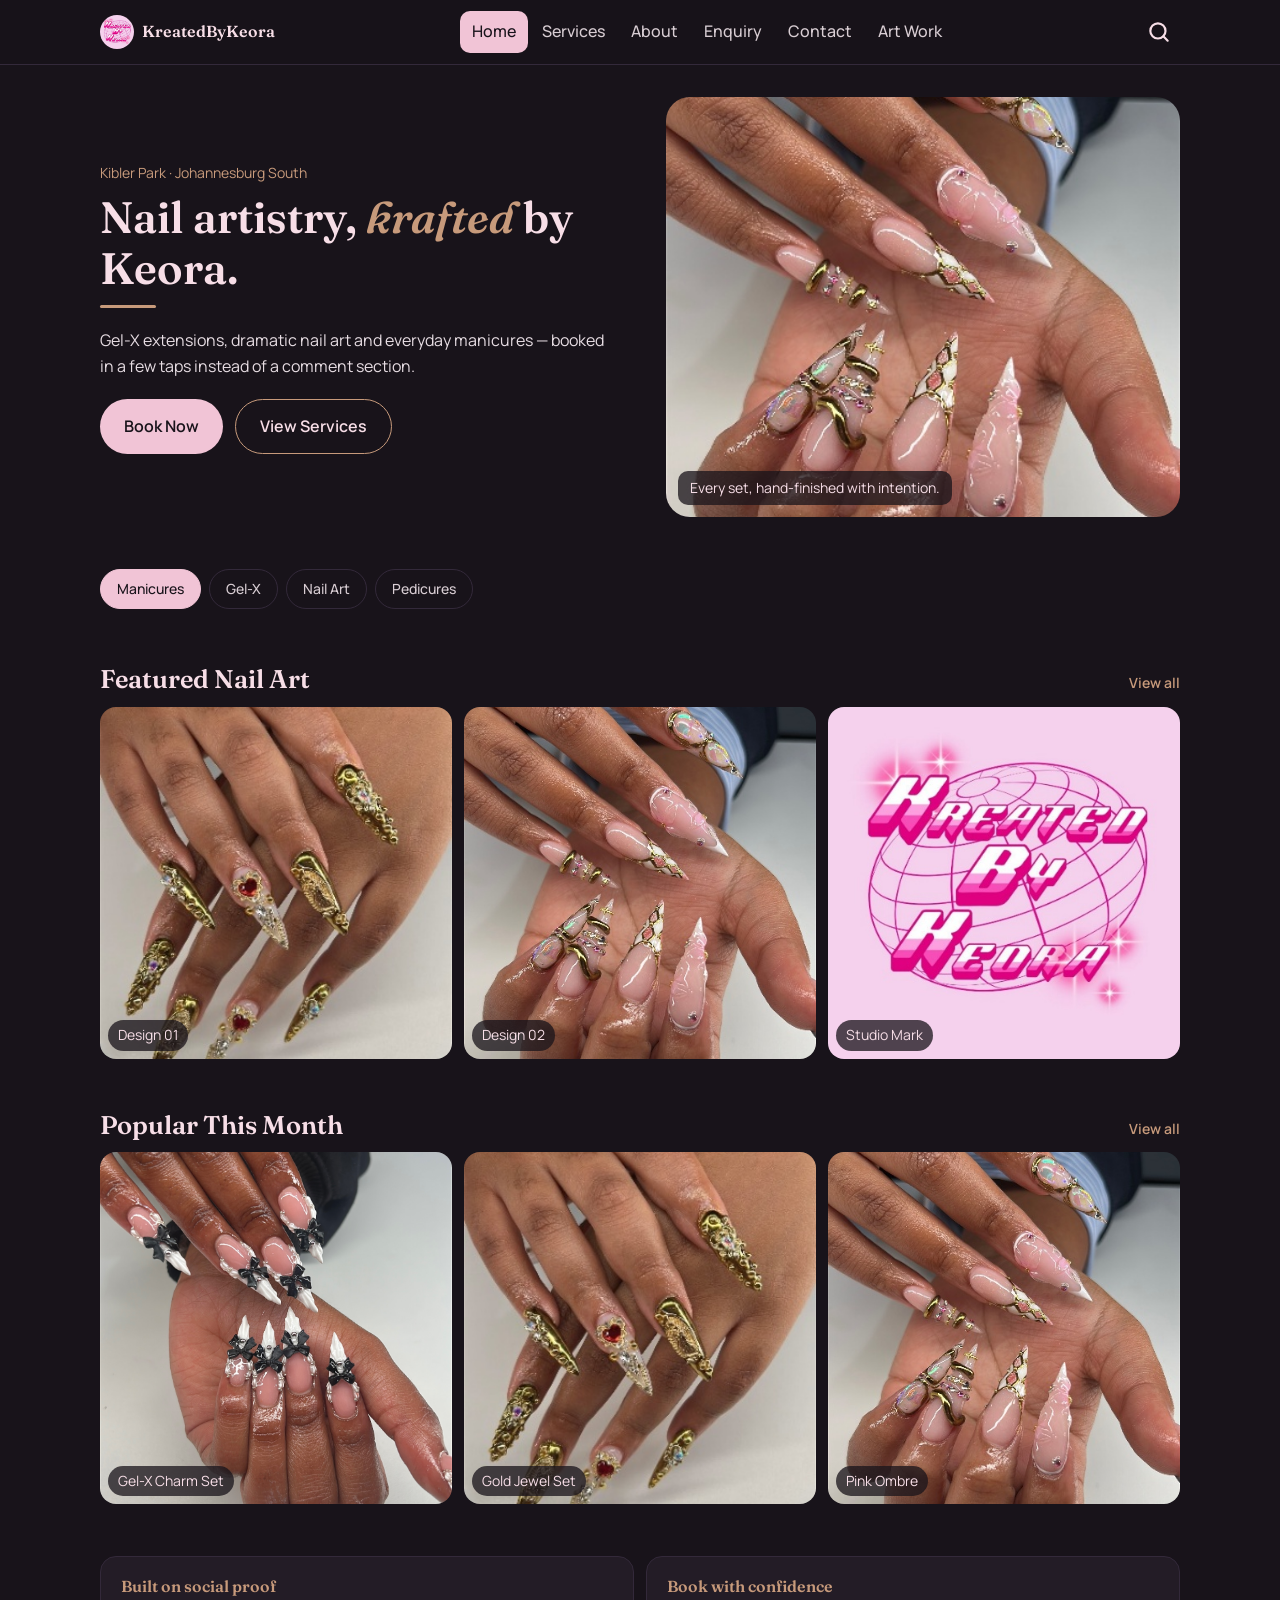
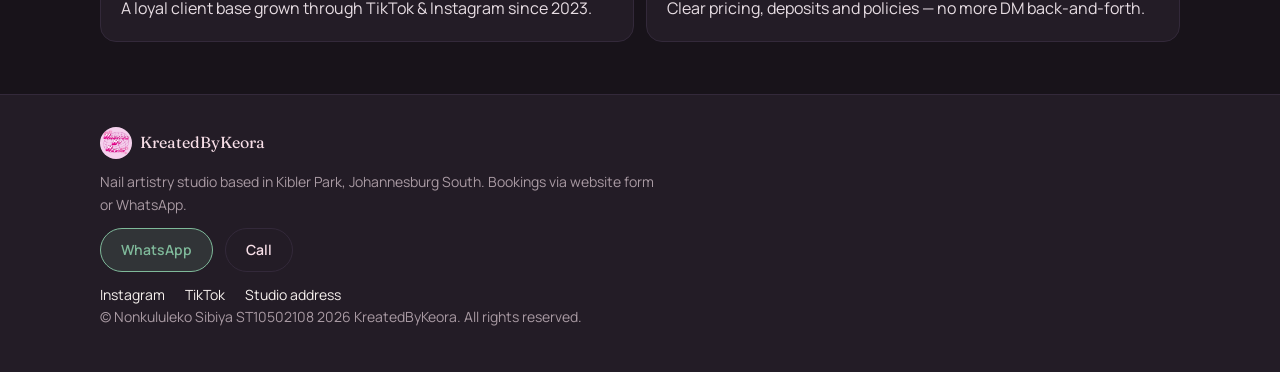
<file: index.html>
<!DOCTYPE html>
<html lang="en">
<head>
<meta charset="UTF-8">
<meta name="viewport" content="width=device-width, initial-scale=1.0">
<title>KreatedByKeora — Nail Artistry Studio, Kibler Park</title>
<meta name="description" content="Gel-X extensions, custom nail art and manicures by Keora — a nail artistry studio based in Kibler Park, Johannesburg South. Book online.">
<meta name="keywords" content="nail artist Johannesburg South, Kibler Park nail studio, Gel-X extensions, custom nail art, manicure, pedicure, book nails online, KreatedByKeora">
<meta name="author" content="Nonkululeko Sibiya">
<meta name="referrer" content="strict-origin-when-cross-origin">
<meta name="robots" content="index, follow">

<link rel="preconnect" href="https://fonts.googleapis.com">
<link rel="preconnect" href="https://fonts.gstatic.com" crossorigin>
<link href="https://fonts.googleapis.com/css2?family=Fraunces:opsz,wght@9..144,500;9..144,600;9..144,700&family=Manrope:wght@400;500;600;700&display=swap" rel="stylesheet">
<link rel="stylesheet" href="css/style.css">
</head>
<body>

<!-- ============ HEADER ============ -->
<header class="site-header">
  <div class="wrap">
    <a href="index.html" class="brand">
      <img src="images/hero/logo.jpeg" alt="KreatedByKeora logo">
     
      KreatedByKeora
    </a>
    <nav class="top-links" aria-label="Primary">
      <a href="index.html" class="active">Home</a>
      <a href="services.html">Services</a>
      <a href="about.html">About</a>
      <a href="enquiry.html">Enquiry</a>
      <a href="contact.html">Contact</a>
      <a href="art_work.html"> Art Work</a>
    </nav>
    <div class="header-actions">
      <button class="search-toggle" type="button" aria-label="Search the website" aria-expanded="false" aria-controls="search-panel" data-search-open>
        <svg width="26px" height="26px" viewBox="0 0 24 24" fill="none" stroke="currentColor" stroke-width="2" stroke-linecap="round" aria-hidden="true"><circle cx="11" cy="11" r="7"/><path d="M20 20l-4-4"/></svg>
      </button>
      <button class="menu-toggle" aria-label="Open menu" aria-expanded="false" data-menu-open>
      <svg  width="30px" height="30px" viewBox="0 0 24 24" fill="none" stroke="currentColor" stroke-width="2"><path d="M3 6h18M3 12h18M3 18h18"/></svg>
    </button>
    </div>
  </div>
</header>

<!-- ============ SITE SEARCH PANEL (opened by the magnifier in the header; logic in js/search.js) ============ -->
<div class="search-panel" id="search-panel" data-search-panel hidden>
  <div class="wrap">
    <form class="search-form" role="search" data-search-form novalidate>
      <label class="sr-only" for="site-search">Search the KreatedByKeora website</label>
      <input type="search" id="site-search" name="q" placeholder="Search services, prices, art work…" autocomplete="off" data-search-input>
      <button type="button" class="search-close" aria-label="Close search" data-search-close>&times;</button>
    </form>
    <p class="search-status" role="status" aria-live="polite" data-search-status>Search services, prices, policies, art work and more.</p>
    <ul class="search-results" data-search-results></ul>
  </div>
</div>


<!-- ============ MOBILE DRAWER ============ -->
<div class="drawer" data-drawer>
  <div class="drawer-panel">
    <button class="drawer-close" aria-label="Close menu" data-menu-close>&times;</button>
    <nav aria-label="Mobile">
      <a href="index.html">Home</a>
      <a href="about.html">About Us</a>
      <a href="services.html">Services</a>
      <a href="enquiry.html">Book / Enquire</a>
      <a href="contact.html">Contact</a>
      <a href="art_work.html"> Art Work</a>

    </nav>
  </div>
</div>

<main>
  <div class="wrap">

    <!-- ============ HERO ============ -->
    <section class="hero">
      <div class="hero-media">
        <img src="images/portfolio/pink-french-charms.jpeg" alt="Pink chrome nail art with gold charms by KreatedByKeora">
       <p><span class="hero-caption">Every set, hand-finished with intention.</span></p>
      </div>
      <div class="hero-copy">
        <span class="eyebrow">Kibler Park · Johannesburg South</span>
        <h1>Nail artistry, <span>krafted</span> by Keora.</h1>
        <div class="swipe"></div>
        <p>Gel-X extensions, dramatic nail art and everyday manicures — booked in a few taps instead of a comment section.</p>
        <div class="hero-actions">
          <a href="enquiry.html" class="btn btn-primary">Book Now</a>
          <a href="services.html" class="btn btn-outline">View Services</a>
        </div>
      </div>
    </section>

 <!-- Quick categories -->
    <section> 
      <div class="chip-row">
        <a class="chip active" href="services.html#manicures">Manicures</a>
        <a class="chip" href="services.html#gel-x">Gel-X</a>
        <a class="chip" href="services.html#nail-art">Nail Art</a>
        <a class="chip" href="services.html#pedicures">Pedicures</a>
      </div>
    </section>

    <!-- Featured nail art -->
    <section>
      <div class="section-head">
        <h2>Featured Nail Art</h2>
        <a href="services.html" class="see-all">View all</a>
      </div>
      <div class="grid-3">
        <div class="thumb">
          <img src="images/portfolio/gold-jewel-nails.jpeg" alt="Gold jewelled stiletto nail art design">
          <span class="thumb-label">Design 01</span>
        </div>
        <div class="thumb">
          <img src="images/portfolio/pink-french-charms.jpeg" alt="Pink chrome nails with gold charm accents">
          <span class="thumb-label">Design 02</span>
        </div>
        <div class="thumb">
          <img src="images/hero/logo.jpeg" alt="KreatedByKeora studio logo">
          <span class="thumb-label">Studio Mark</span>
        </div>
      </div>
    </section>

    <!-- Popular this month -->
    <section>
      <div class="section-head">
        <h2>Popular This Month</h2>
        <a href="services.html" class="see-all">View all</a>
      </div>
      <div class="grid-3">
        <div class="thumb">
          <img src="images/portfolio/black-bow-charm-nails.jpg" alt="Popular gel-x design with pastel charms">
          <span class="thumb-label">Gel-X Charm Set</span>
        </div>
        <div class="thumb">
          <img src="images/portfolio/gold-jewel-nails.jpeg" alt="Popular gold jewelled stiletto set">
          <span class="thumb-label">Gold Jewel Set</span>
        </div>
        <div class="thumb">
          <img src="images/portfolio/pink-french-charms.jpeg" alt="Soft pink ombre nail set">
          <span class="thumb-label">Pink Ombre</span>
        </div>
      </div>
    </section>

    <!-- Trust strip -->
    <section>
      <div class="pillars">
        <div class="pillar">
          <h4>Built on social proof</h4>
          <p>A loyal client base grown through TikTok &amp; Instagram since 2023.</p>
        </div>
        <div class="pillar">
          <h4>Book with confidence</h4>
          <p>Clear pricing, deposits and policies — no more DM back-and-forth.</p>
        </div>
      </div>
    </section>

  </div>
</main>

<!-- ============ FOOTER ============ -->
<footer class="site-footer">
  <div class="wrap">
    <div class="brand"><img src="images/hero/logo.jpeg" alt=""> KreatedByKeora</div>
    <p>Nail artistry studio based in Kibler Park, Johannesburg South. Bookings via website form or WhatsApp.</p>
    <div class="social-row">
      <a class="social-btn whatsapp" href="https://wa.me/27820951275" target="_blank" rel="noopener">WhatsApp</a>
      <a class="social-btn" href="tel:+27820951275">Call</a>
    </div>
    <div class="footer-links">
      <a href="https://instagram.com/kreatedbykeora" target="_blank" rel="noopener">Instagram</a>
      <a href="https://tiktok.com/@kreatedbykeora" target="_blank" rel="noopener">TikTok</a>
      <a href="contact.html">Studio address</a>
    </div>
    <p>&copy; Nonkululeko Sibiya ST10502108 2026 KreatedByKeora. All rights reserved.</p>
  </div>
</footer>

<!-- ============ STICKY BOTTOM TAB BAR (mobile) ============ -->


<script src="js/main.js" defer></script>
<script src="js/search.js" defer></script>
</body>
</html>
</file>
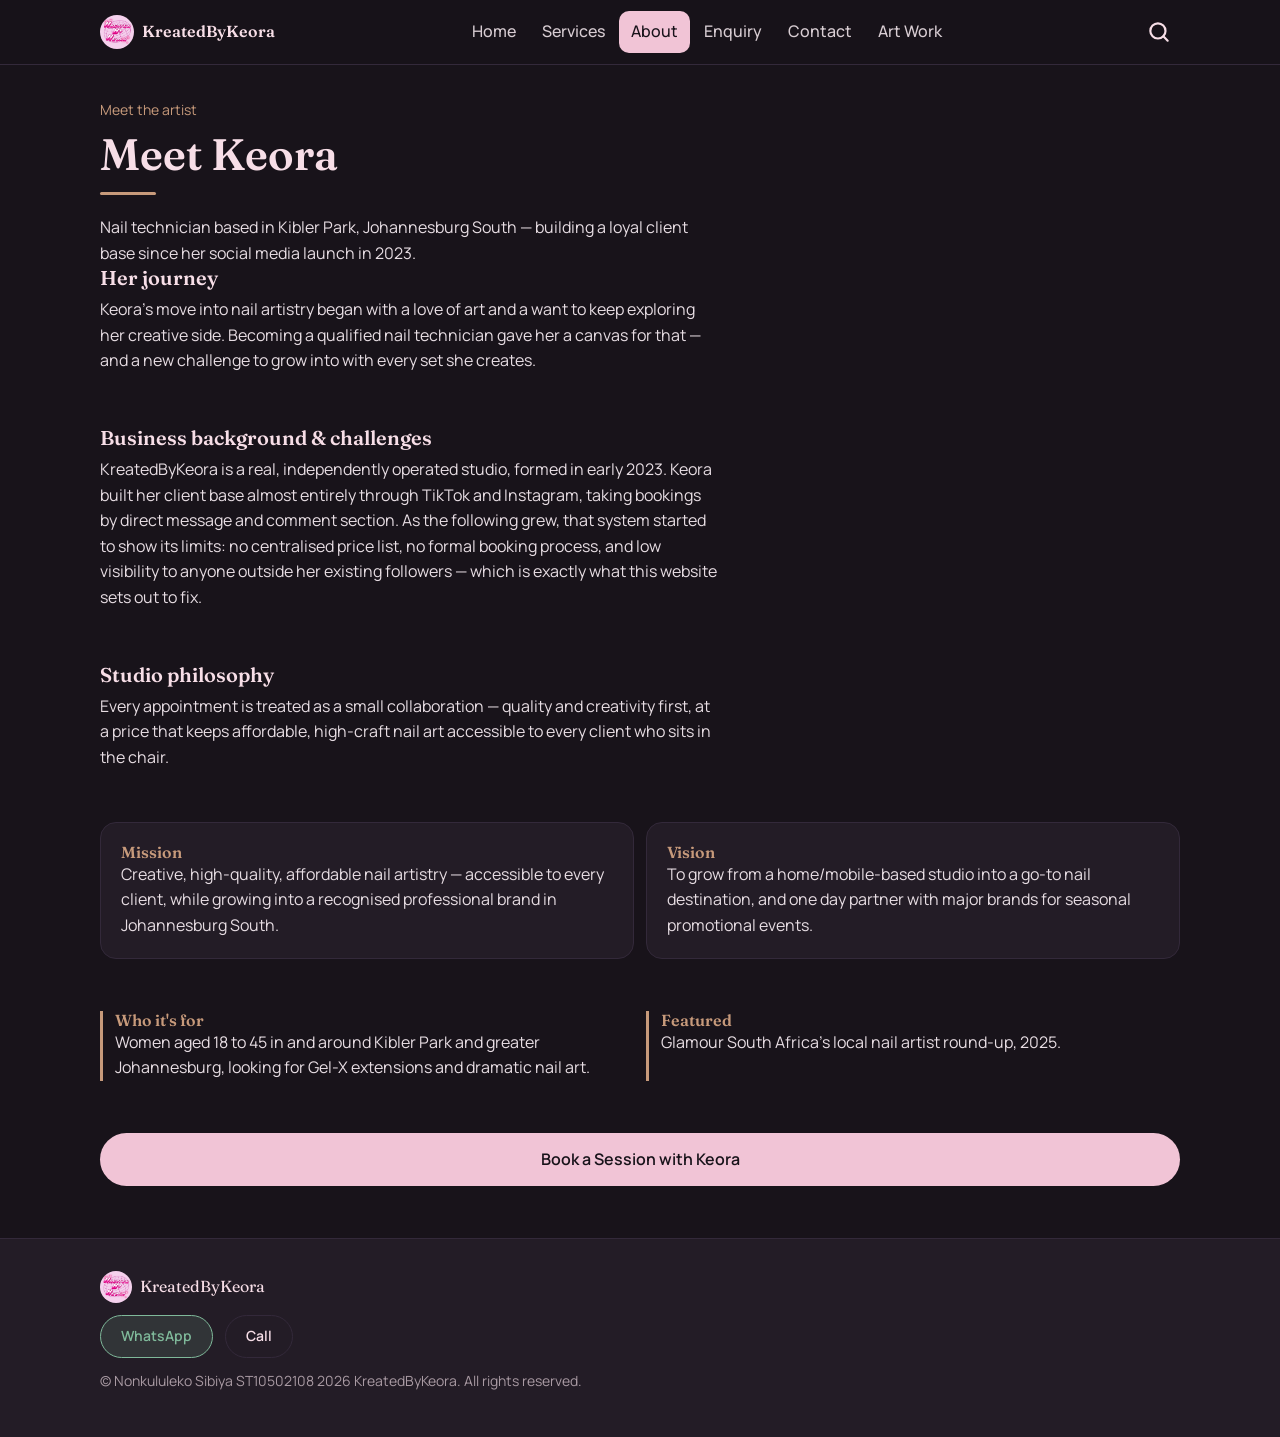
<file: about.html>
<!DOCTYPE html>
<html lang="en">
<head>
<meta charset="UTF-8">
<meta name="viewport" content="width=device-width, initial-scale=1.0">
<title>About Keora — KreatedByKeora</title>
<meta name="description" content="Meet Keora — qualified nail technician and founder of KreatedByKeora, a nail artistry studio in Kibler Park, Johannesburg South.">
<meta name="keywords" content="Keora nail technician, KreatedByKeora story, nail artist Kibler Park, nail studio Johannesburg South, studio mission and vision">
<meta name="author" content="Nonkululeko Sibiya">
<meta name="referrer" content="strict-origin-when-cross-origin">
<meta name="robots" content="index, follow">

<link rel="preconnect" href="https://fonts.googleapis.com">
<link rel="preconnect" href="https://fonts.gstatic.com" crossorigin>
<link href="https://fonts.googleapis.com/css2?family=Fraunces:opsz,wght@9..144,500;9..144,600;9..144,700&family=Manrope:wght@400;500;600;700&display=swap" rel="stylesheet">
<link rel="stylesheet" href="css/style.css">
</head>
<body>

<header class="site-header">
  <div class="wrap">
 <a href="index.html" class="brand">
      <img src="images/hero/logo.jpeg" alt="KreatedByKeora logo">
     
      KreatedByKeora
    </a>

    <nav class="top-links" aria-label="Primary">
      <a href="index.html">Home</a>
      <a href="services.html">Services</a>
      <a href="about.html" class= "active">About</a>
      <a href="enquiry.html">Enquiry</a>
      <a href="contact.html">Contact</a>
      <a href="art_work.html"> Art Work</a>
    </nav>

    <div class="header-actions">
      <button class="search-toggle" type="button" aria-label="Search the website" aria-expanded="false" aria-controls="search-panel" data-search-open>
        <svg width="26px" height="26px" viewBox="0 0 24 24" fill="none" stroke="currentColor" stroke-width="2" stroke-linecap="round" aria-hidden="true"><circle cx="11" cy="11" r="7"/><path d="M20 20l-4-4"/></svg>
      </button>
      <button class="menu-toggle" aria-label="Open menu" aria-expanded="false" data-menu-open>
      <svg width="30px" height="30px" viewBox="0 0 24 24" fill="none" stroke="currentColor" stroke-width="2"><path d="M3 6h18M3 12h18M3 18h18"/></svg>
    </button>
    </div>
  </div>
</header>

<!-- ============ SITE SEARCH PANEL (opened by the magnifier in the header; logic in js/search.js) ============ -->
<div class="search-panel" id="search-panel" data-search-panel hidden>
  <div class="wrap">
    <form class="search-form" role="search" data-search-form novalidate>
      <label class="sr-only" for="site-search">Search the KreatedByKeora website</label>
      <input type="search" id="site-search" name="q" placeholder="Search services, prices, art work…" autocomplete="off" data-search-input>
      <button type="button" class="search-close" aria-label="Close search" data-search-close>&times;</button>
    </form>
    <p class="search-status" role="status" aria-live="polite" data-search-status>Search services, prices, policies, art work and more.</p>
    <ul class="search-results" data-search-results></ul>
  </div>
</div>


<!-- ============ MOBILE DRAWER ============ -->
<div class="drawer" data-drawer>
  <div class="drawer-panel">
    <button class="drawer-close" aria-label="Close menu" data-menu-close>&times;</button>
    <nav aria-label="Mobile">
      <a href="index.html">Home</a>
      <a href="services.html">Services</a>
       <a href="about.html">About Us</a>
      <a href="enquiry.html">Book / Enquire</a>
      <a href="contact.html">Contact</a>
     <a href="art_work.html"> Art Work</a>

    </nav>
  </div>
</div>

<main>
  <div class="wrap">

      <span class="eyebrow">Meet the artist</span>
      <h1>Meet Keora</h1>
      <div class="swipe"></div>
      <p>Nail technician based in Kibler Park, Johannesburg South — building a loyal client base since her social media launch in 2023.</p>

    <section class="story-block">
      <h3>Her journey</h3>
      <p>Keora's move into nail artistry began with a love of art and a want to keep exploring her creative side. Becoming a qualified nail technician gave her a canvas for that — and a new challenge to grow into with every set she creates.</p>
    </section>

    <section class="story-block">
      <h3>Business background &amp; challenges</h3>
      <p>KreatedByKeora is a real, independently operated studio, formed in early 2023. Keora built her client base almost entirely through TikTok and Instagram, taking bookings by direct message and comment section. As the following grew, that system started to show its limits: no centralised price list, no formal booking process, and low visibility to anyone outside her existing followers — which is exactly what this website sets out to fix.</p>
    </section>

    <section class="story-block">
      <h3>Studio philosophy</h3>
      <p>Every appointment is treated as a small collaboration — quality and creativity first, at a price that keeps affordable, high-craft nail art accessible to every client who sits in the chair.</p>
    </section>

    <section>
      <div class="pillars">
        <div class="pillar">
          <h4>Mission</h4>
          <p>Creative, high-quality, affordable nail artistry — accessible to every client, while growing into a recognised professional brand in Johannesburg South.</p>
        </div>
        <div class="pillar">
          <h4>Vision</h4>
          <p>To grow from a home/mobile-based studio into a go-to nail destination, and one day partner with major brands for seasonal promotional events.</p>
        </div>
      </div>
    </section>

    <section>
      <div class="policy-list">
        <div class="policy-item">
          <h4>Who it's for</h4>
          <p>Women aged 18 to 45 in and around Kibler Park and greater Johannesburg, looking for Gel-X extensions and dramatic nail art.</p>
        </div>
        <div class="policy-item">
          <h4>Featured</h4>
          <p>Glamour South Africa's local nail artist round-up, 2025.</p>
        </div>
      </div>
    </section>

    <section>
      <a href="enquiry.html" class="btn btn-primary btn-block">Book a Session with Keora</a>
    </section>

  </div>
</main>

<footer class="site-footer">
  <div class="wrap">
    <div class="brand"><img src="images/hero/logo.jpeg" alt=""> KreatedByKeora</div>
    <div class="social-row">
      <a class="social-btn whatsapp" href="https://wa.me/27820951275" target="_blank" rel="noopener">WhatsApp</a>
      <a class="social-btn" href="tel:+27820951275">Call</a>
    </div>
    <p>&copy; Nonkululeko Sibiya ST10502108 2026 KreatedByKeora. All rights reserved.</p>
  </div>
</footer>


<script src="js/main.js" defer></script>
<script src="js/search.js" defer></script>
</body>
</html>
</file>
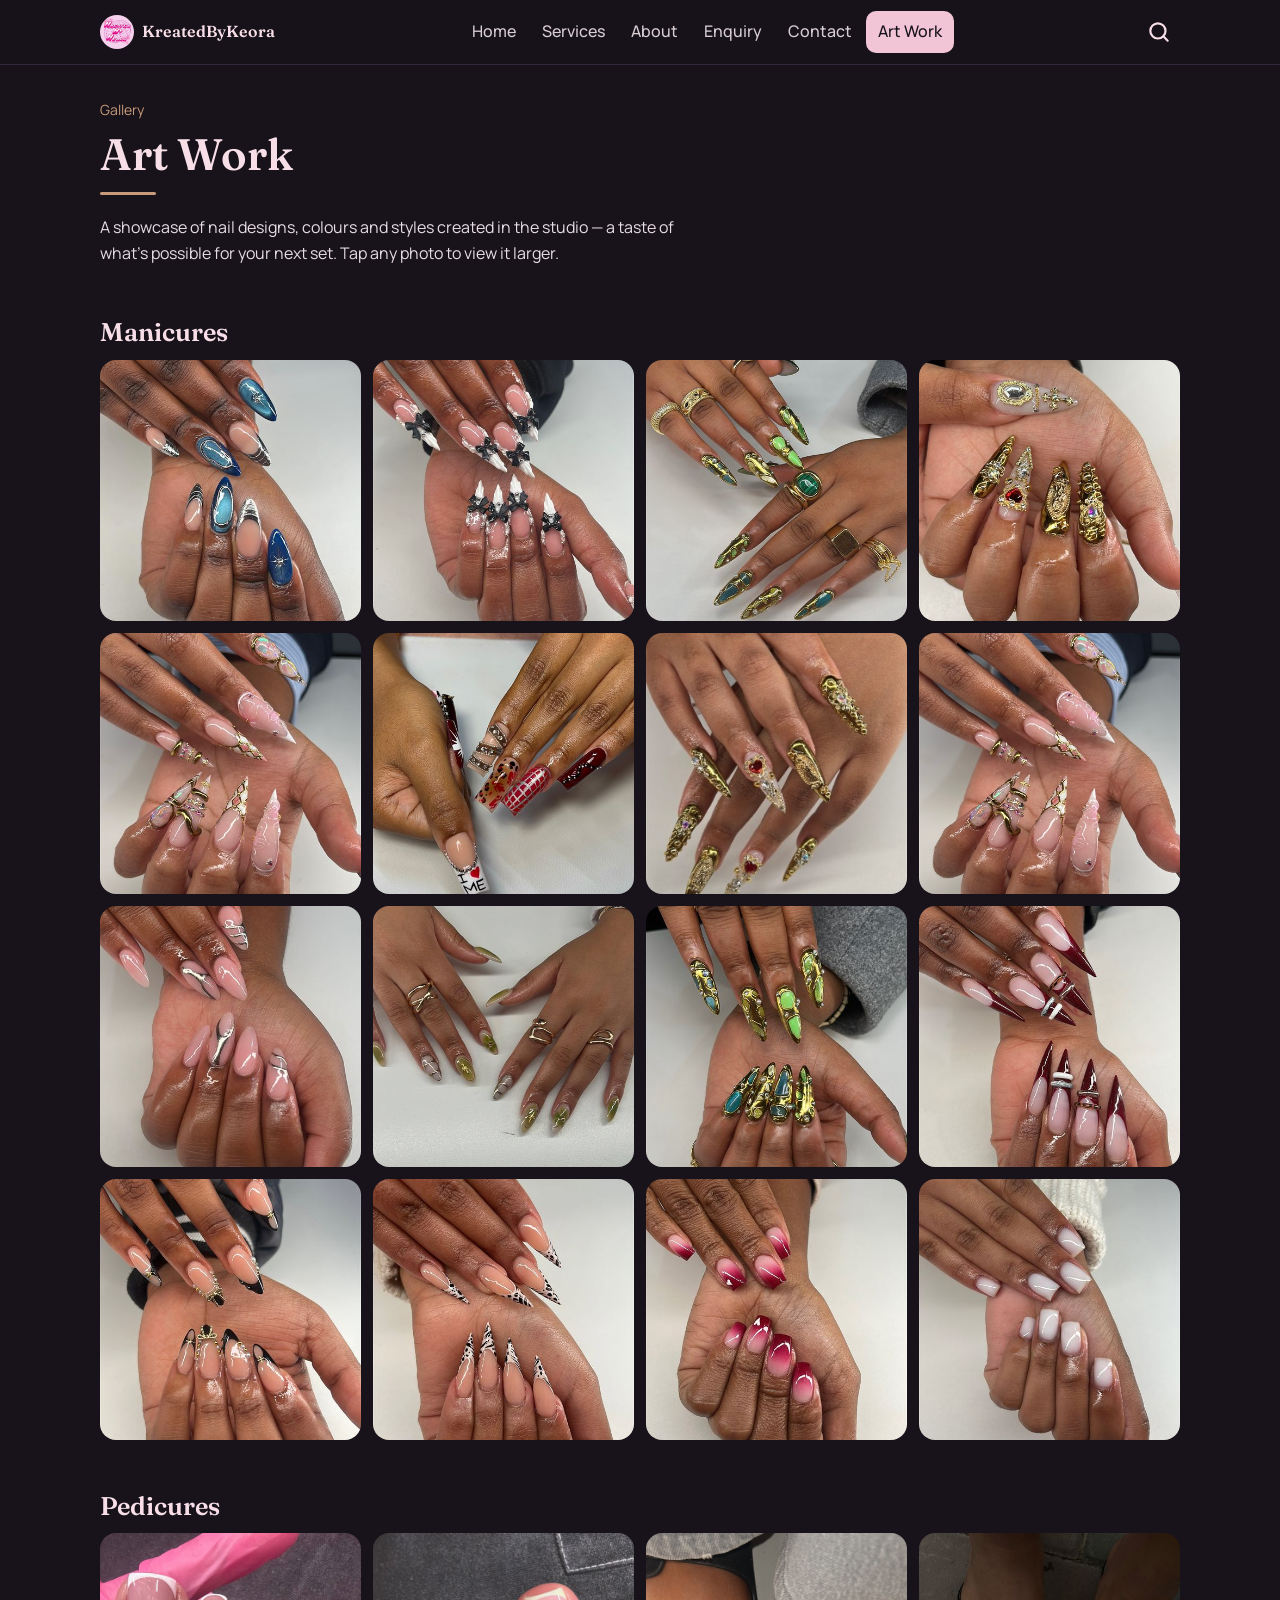
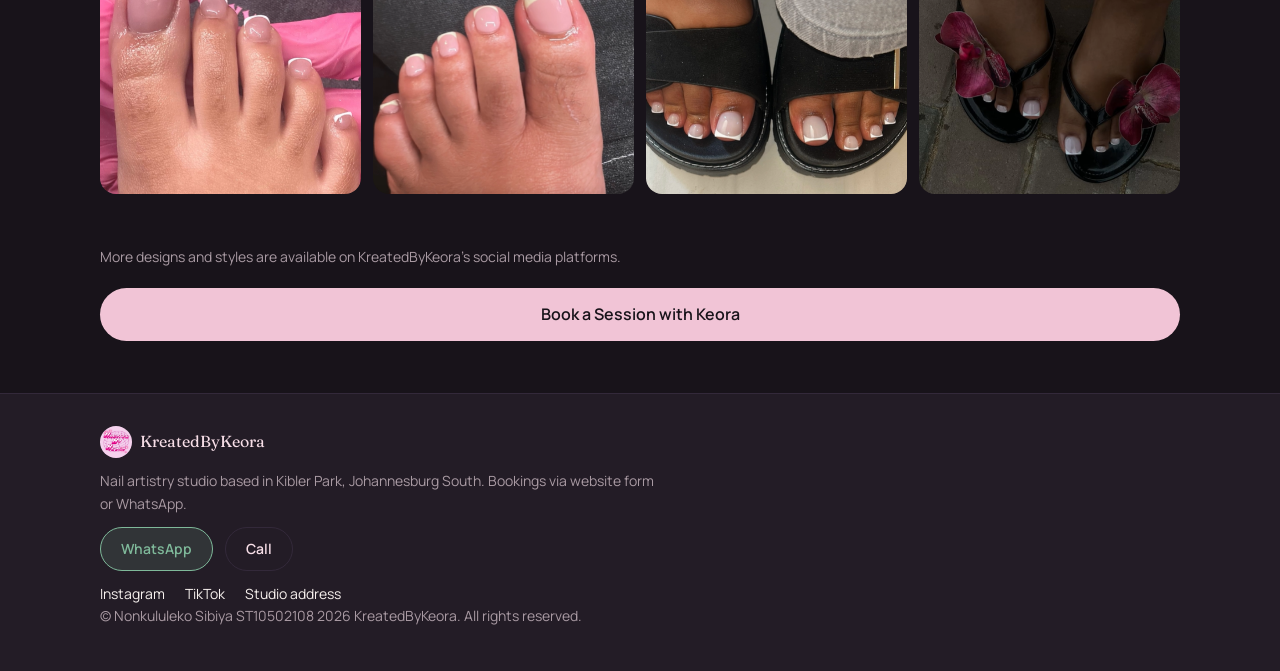
<file: art_work.html>
<!DOCTYPE html>
<html lang="en">
<head>
    <meta charset="UTF-8">
    <meta name="viewport" content="width=device-width, initial-scale=1.0">
    <title>Art Work Gallery — KreatedByKeora</title>
    <meta name="description" content="A gallery of nail art designs created by KreatedByKeora, a nail artistry studio in Kibler Park, Johannesburg South.">
<meta name="keywords" content="nail art gallery, manicure designs, pedicure designs, stiletto nails, chrome nails, French tips, Gel-X nail art, KreatedByKeora portfolio">
<meta name="author" content="Nonkululeko Sibiya">
<meta name="referrer" content="strict-origin-when-cross-origin">
<meta name="robots" content="index, follow">
<link rel="preconnect" href="https://fonts.googleapis.com">
<link rel="preconnect" href="https://fonts.gstatic.com" crossorigin>
<link href="https://fonts.googleapis.com/css2?family=Fraunces:opsz,wght@9..144,500;9..144,600;9..144,700&family=Manrope:wght@400;500;600;700&display=swap" rel="stylesheet">
<link rel="stylesheet" href="css/style.css">
</head>

<body>
<!-- ============ HEADER ============ -->
<header class="site-header">
  <div class="wrap">
  <a href="index.html" class="brand">
      <img src="images/hero/logo.jpeg" alt="KreatedByKeora logo">
     
      KreatedByKeora
    </a>
    <nav class="top-links" aria-label="Primary">
      <a href="index.html">Home</a>
      <a href="services.html">Services</a>
      <a href="about.html">About</a>
      <a href="enquiry.html">Enquiry</a>
      <a href="contact.html">Contact</a>
      <a href="art_work.html" class="active"> Art Work</a>
    </nav>
    <div class="header-actions">
      <button class="search-toggle" type="button" aria-label="Search the website" aria-expanded="false" aria-controls="search-panel" data-search-open>
        <svg width="26px" height="26px" viewBox="0 0 24 24" fill="none" stroke="currentColor" stroke-width="2" stroke-linecap="round" aria-hidden="true"><circle cx="11" cy="11" r="7"/><path d="M20 20l-4-4"/></svg>
      </button>
      <button class="menu-toggle" aria-label="Open menu" aria-expanded="false" data-menu-open>
      <svg  width="30px" height="30px" viewBox="0 0 24 24" fill="none" stroke="currentColor" stroke-width="2"><path d="M3 6h18M3 12h18M3 18h18"/></svg>
    </button>
    </div>
  </div>
</header>

<!-- ============ SITE SEARCH PANEL (opened by the magnifier in the header; logic in js/search.js) ============ -->
<div class="search-panel" id="search-panel" data-search-panel hidden>
  <div class="wrap">
    <form class="search-form" role="search" data-search-form novalidate>
      <label class="sr-only" for="site-search">Search the KreatedByKeora website</label>
      <input type="search" id="site-search" name="q" placeholder="Search services, prices, art work…" autocomplete="off" data-search-input>
      <button type="button" class="search-close" aria-label="Close search" data-search-close>&times;</button>
    </form>
    <p class="search-status" role="status" aria-live="polite" data-search-status>Search services, prices, policies, art work and more.</p>
    <ul class="search-results" data-search-results></ul>
  </div>
</div>


<div class="drawer" data-drawer>
  <div class="drawer-panel">
    <button class="drawer-close" aria-label="Close menu" data-menu-close>&times;</button>
    <nav aria-label="Mobile">
      <a href="index.html">Home</a>
      <a href="about.html">About Us</a>
      <a href="services.html">Services</a>
      <a href="enquiry.html">Book / Enquire</a>
      <a href="contact.html">Contact</a>
      <a href="art_work.html">Art Work</a>
    </nav>
  </div>
</div>

<main>
  <div class="wrap">

    <section>
      <span class="eyebrow">Gallery</span>
      <h1>Art Work</h1>
      <div class="swipe"></div>
      <p>A showcase of nail designs, colours and styles created in the studio — a taste of what's possible for your next set. Tap any photo to view it larger.</p>
    </section>

    <!-- Each photo is a <button> so keyboard users can open it too. Clicking opens
         the lightbox (js/lightbox.js): a large, scrollable, zoomable view with
         previous/next. data-full = the full-size file, src/srcset = small thumbnails
         so the grid loads quickly. -->
    <section id="manicures" aria-labelledby="manicures-title">
      <h2 id="manicures-title" class="gallery-heading">Manicures</h2>
      <div class="gallery-grid">
        <div class="thumb" id="art-1">
          <button type="button" class="thumb-open" data-lightbox-item data-full="images/portfolio/blue-chrome-almond-nails.jpg" data-caption="Blue chrome almond nails">
            <img src="images/portfolio/thumbs/blue-chrome-almond-nails-480.jpg" srcset="images/portfolio/thumbs/blue-chrome-almond-nails-480.jpg 480w, images/portfolio/thumbs/blue-chrome-almond-nails-960.jpg 960w" sizes="(min-width: 860px) 25vw, (min-width: 600px) 33vw, 50vw" width="480" height="638" alt="Almond nails in blue chrome with silver French tips" loading="lazy">
          </button>
        </div>
        <div class="thumb" id="art-2">
          <button type="button" class="thumb-open" data-lightbox-item data-full="images/portfolio/black-bow-charm-nails.jpg" data-caption="Black bow charm nails">
            <img src="images/portfolio/thumbs/black-bow-charm-nails-480.jpg" srcset="images/portfolio/thumbs/black-bow-charm-nails-480.jpg 480w, images/portfolio/thumbs/black-bow-charm-nails-960.jpg 960w" sizes="(min-width: 860px) 25vw, (min-width: 600px) 33vw, 50vw" width="480" height="566" alt="Pink stiletto nails decorated with black bow charms" loading="lazy">
          </button>
        </div>
        <div class="thumb" id="art-3">
          <button type="button" class="thumb-open" data-lightbox-item data-full="images/portfolio/green-gold-chrome-stilettos.jpg" data-caption="Green and gold chrome stilettos">
            <img src="images/portfolio/thumbs/green-gold-chrome-stilettos-480.jpg" srcset="images/portfolio/thumbs/green-gold-chrome-stilettos-480.jpg 480w, images/portfolio/thumbs/green-gold-chrome-stilettos-960.jpg 960w" sizes="(min-width: 860px) 25vw, (min-width: 600px) 33vw, 50vw" width="480" height="640" alt="Stiletto nails in green and gold chrome worn with gold rings" loading="lazy">
          </button>
        </div>
        <div class="thumb" id="art-4">
          <button type="button" class="thumb-open" data-lightbox-item data-full="images/portfolio/gold-jewelled-stilettos.jpg" data-caption="Gold jewelled stilettos">
            <img src="images/portfolio/thumbs/gold-jewelled-stilettos-480.jpg" srcset="images/portfolio/thumbs/gold-jewelled-stilettos-480.jpg 480w, images/portfolio/thumbs/gold-jewelled-stilettos-960.jpg 960w" sizes="(min-width: 860px) 25vw, (min-width: 600px) 33vw, 50vw" width="480" height="640" alt="Stiletto nails in gold chrome with crystals and gems" loading="lazy">
          </button>
        </div>
        <div class="thumb" id="art-5">
          <button type="button" class="thumb-open" data-lightbox-item data-full="images/portfolio/pink-french-gold-charms-stilettos.jpg" data-caption="Pink French with gold charms">
            <img src="images/portfolio/thumbs/pink-french-gold-charms-stilettos-480.jpg" srcset="images/portfolio/thumbs/pink-french-gold-charms-stilettos-480.jpg 480w, images/portfolio/thumbs/pink-french-gold-charms-stilettos-960.jpg 960w" sizes="(min-width: 860px) 25vw, (min-width: 600px) 33vw, 50vw" width="480" height="491" alt="Pink French stiletto nails with gold charms and crystals" loading="lazy">
          </button>
        </div>
        <div class="thumb" id="art-6">
          <button type="button" class="thumb-open" data-lightbox-item data-full="images/portfolio/red-grid-i-love-me-nails.jpg" data-caption="Red grid and “I love me” nails">
            <img src="images/portfolio/thumbs/red-grid-i-love-me-nails-480.jpg" srcset="images/portfolio/thumbs/red-grid-i-love-me-nails-480.jpg 480w, images/portfolio/thumbs/red-grid-i-love-me-nails-960.jpg 960w" sizes="(min-width: 860px) 25vw, (min-width: 600px) 33vw, 50vw" width="480" height="544" alt="Long coffin nails with a red grid design and an I love me heart accent" loading="lazy">
          </button>
        </div>
        <div class="thumb" id="art-7">
          <button type="button" class="thumb-open" data-lightbox-item data-full="images/portfolio/gold-jewel-nails.jpeg" data-caption="Gold jewel nails">
            <img src="images/portfolio/gold-jewel-nails.jpeg" width="328" height="437" alt="Gold filigree stiletto nails with red gems" loading="lazy">
          </button>
        </div>
        <div class="thumb" id="art-8">
          <button type="button" class="thumb-open" data-lightbox-item data-full="images/portfolio/pink-french-charms.jpeg" data-caption="Pink French charm set">
            <img src="images/portfolio/pink-french-charms.jpeg" width="419" height="429" alt="Pink French stiletto nails with gold charm accents" loading="lazy">
          </button>
        </div>
        <div class="thumb" id="art-9">
          <button type="button" class="thumb-open" data-lightbox-item data-full="images/portfolio/soft-pink-silver-line-nails.jpg" data-caption="Soft pink with silver lines">
            <img src="images/portfolio/thumbs/soft-pink-silver-line-nails-480.jpg" srcset="images/portfolio/thumbs/soft-pink-silver-line-nails-480.jpg 480w, images/portfolio/thumbs/soft-pink-silver-line-nails-960.jpg 960w" sizes="(min-width: 860px) 25vw, (min-width: 600px) 33vw, 50vw" width="480" height="638" alt="Sheer pink almond nails with fine silver line art" loading="lazy">
          </button>
        </div>
        <div class="thumb" id="art-10">
          <button type="button" class="thumb-open" data-lightbox-item data-full="images/portfolio/olive-gold-chrome-almond-nails.jpg" data-caption="Olive chrome almond nails">
            <img src="images/portfolio/thumbs/olive-gold-chrome-almond-nails-480.jpg" srcset="images/portfolio/thumbs/olive-gold-chrome-almond-nails-480.jpg 480w, images/portfolio/thumbs/olive-gold-chrome-almond-nails-960.jpg 960w" sizes="(min-width: 860px) 25vw, (min-width: 600px) 33vw, 50vw" width="480" height="519" alt="Almond nails in olive and gold chrome worn with gold rings" loading="lazy">
          </button>
        </div>
        <div class="thumb" id="art-11">
          <button type="button" class="thumb-open" data-lightbox-item data-full="images/portfolio/lime-teal-gem-stilettos.jpg" data-caption="Lime and teal gem stilettos">
            <img src="images/portfolio/thumbs/lime-teal-gem-stilettos-480.jpg" srcset="images/portfolio/thumbs/lime-teal-gem-stilettos-480.jpg 480w, images/portfolio/thumbs/lime-teal-gem-stilettos-960.jpg 960w" sizes="(min-width: 860px) 25vw, (min-width: 600px) 33vw, 50vw" width="480" height="640" alt="Stiletto nails in lime green chrome with teal gems" loading="lazy">
          </button>
        </div>
        <div class="thumb" id="art-12">
          <button type="button" class="thumb-open" data-lightbox-item data-full="images/portfolio/burgundy-french-stilettos.jpg" data-caption="Burgundy French stilettos">
            <img src="images/portfolio/thumbs/burgundy-french-stilettos-480.jpg" srcset="images/portfolio/thumbs/burgundy-french-stilettos-480.jpg 480w, images/portfolio/thumbs/burgundy-french-stilettos-960.jpg 960w" sizes="(min-width: 860px) 25vw, (min-width: 600px) 33vw, 50vw" width="480" height="640" alt="Burgundy French stiletto nails with silver bar detail" loading="lazy">
          </button>
        </div>
        <div class="thumb" id="art-13">
          <button type="button" class="thumb-open" data-lightbox-item data-full="images/portfolio/black-french-mix-nails.jpg" data-caption="Black French mix">
            <img src="images/portfolio/thumbs/black-french-mix-nails-480.jpg" srcset="images/portfolio/thumbs/black-french-mix-nails-480.jpg 480w, images/portfolio/thumbs/black-french-mix-nails-960.jpg 960w" sizes="(min-width: 860px) 25vw, (min-width: 600px) 33vw, 50vw" width="480" height="640" alt="Nude nails with black French tips and small charms" loading="lazy">
          </button>
        </div>
        <div class="thumb" id="art-14">
          <button type="button" class="thumb-open" data-lightbox-item data-full="images/portfolio/black-white-pattern-nails.jpg" data-caption="Black and white pattern nails">
            <img src="images/portfolio/thumbs/black-white-pattern-nails-480.jpg" srcset="images/portfolio/thumbs/black-white-pattern-nails-480.jpg 480w, images/portfolio/thumbs/black-white-pattern-nails-960.jpg 960w" sizes="(min-width: 860px) 25vw, (min-width: 600px) 33vw, 50vw" width="480" height="640" alt="Nude stiletto nails with a black and white pattern" loading="lazy">
          </button>
        </div>
        <div class="thumb" id="art-15">
          <button type="button" class="thumb-open" data-lightbox-item data-full="images/portfolio/red-pink-ombre-nails.jpg" data-caption="Red ombré nails">
            <img src="images/portfolio/thumbs/red-pink-ombre-nails-480.jpg" srcset="images/portfolio/thumbs/red-pink-ombre-nails-480.jpg 480w, images/portfolio/thumbs/red-pink-ombre-nails-960.jpg 960w" sizes="(min-width: 860px) 25vw, (min-width: 600px) 33vw, 50vw" width="480" height="640" alt="Short nails with a red and pink ombré finish" loading="lazy">
          </button>
        </div>
        <div class="thumb" id="art-16">
          <button type="button" class="thumb-open" data-lightbox-item data-full="images/portfolio/classic-white-manicure.jpg" data-caption="Classic white manicure">
            <img src="images/portfolio/thumbs/classic-white-manicure-480.jpg" srcset="images/portfolio/thumbs/classic-white-manicure-480.jpg 480w, images/portfolio/thumbs/classic-white-manicure-960.jpg 960w" sizes="(min-width: 860px) 25vw, (min-width: 600px) 33vw, 50vw" width="480" height="640" alt="Short natural nails with a clean milky white manicure" loading="lazy">
          </button>
        </div>
      </div>
    </section>

    <section id="pedicures" aria-labelledby="pedicures-title">
      <h2 id="pedicures-title" class="gallery-heading">Pedicures</h2>
      <div class="gallery-grid">
        <div class="thumb" id="art-17">
          <button type="button" class="thumb-open" data-lightbox-item data-full="images/portfolio/french-pedicure-pink-gloves.png" data-caption="French pedicure — pink gloves">
            <img src="images/portfolio/french-pedicure-pink-gloves.png" width="471" height="535" alt="French pedicure with white tips, photographed with pink gloves" loading="lazy">
          </button>
        </div>
        <div class="thumb" id="art-18">
          <button type="button" class="thumb-open" data-lightbox-item data-full="images/portfolio/french-pedicure-close-up.png" data-caption="French pedicure — close-up">
            <img src="images/portfolio/french-pedicure-close-up.png" width="462" height="410" alt="Close-up of a French pedicure with crisp white tips" loading="lazy">
          </button>
        </div>
        <div class="thumb" id="art-19">
          <button type="button" class="thumb-open" data-lightbox-item data-full="images/portfolio/french-pedicure-black-sandals.png" data-caption="French pedicure — sandals">
            <img src="images/portfolio/french-pedicure-black-sandals.png" width="465" height="458" alt="French pedicure with white tips in black sandals" loading="lazy">
          </button>
        </div>
        <div class="thumb" id="art-20">
          <button type="button" class="thumb-open" data-lightbox-item data-full="images/portfolio/french-pedicure-flower-sandals.png" data-caption="French pedicure — flower sandals">
            <img src="images/portfolio/french-pedicure-flower-sandals.png" width="463" height="450" alt="French pedicure with white tips and floral flip-flops" loading="lazy">
          </button>
        </div>
      </div>
    </section>

    <section>
      <p class="gallery-note">More designs and styles are available on KreatedByKeora's social media platforms.</p>
      <a href="enquiry.html" class="btn btn-primary btn-block">Book a Session with Keora</a>
    </section>

  </div>
</main>

<!-- ============ FOOTER ============ -->
<footer class="site-footer">
  <div class="wrap">
    <div class="brand"><img src="images/hero/logo.jpeg" alt=""> KreatedByKeora</div>
    <p>Nail artistry studio based in Kibler Park, Johannesburg South. Bookings via website form or WhatsApp.</p>
    <div class="social-row">
      <a class="social-btn whatsapp" href="https://wa.me/27820951275" target="_blank" rel="noopener">WhatsApp</a>
      <a class="social-btn" href="tel:+27820951275">Call</a>
    </div>
    <div class="footer-links">
      <a href="https://instagram.com/kreatedbykeora" target="_blank" rel="noopener">Instagram</a>
      <a href="https://tiktok.com/@kreatedbykeora" target="_blank" rel="noopener">TikTok</a>
      <a href="contact.html">Studio address</a>
    </div>
    <p>&copy; Nonkululeko Sibiya ST10502108 2026 KreatedByKeora. All rights reserved.</p>
  </div>
</footer>

<script src="js/main.js" defer></script>
<script src="js/lightbox.js" defer></script>
<script src="js/search.js" defer></script>
</body>
</html>
</file>
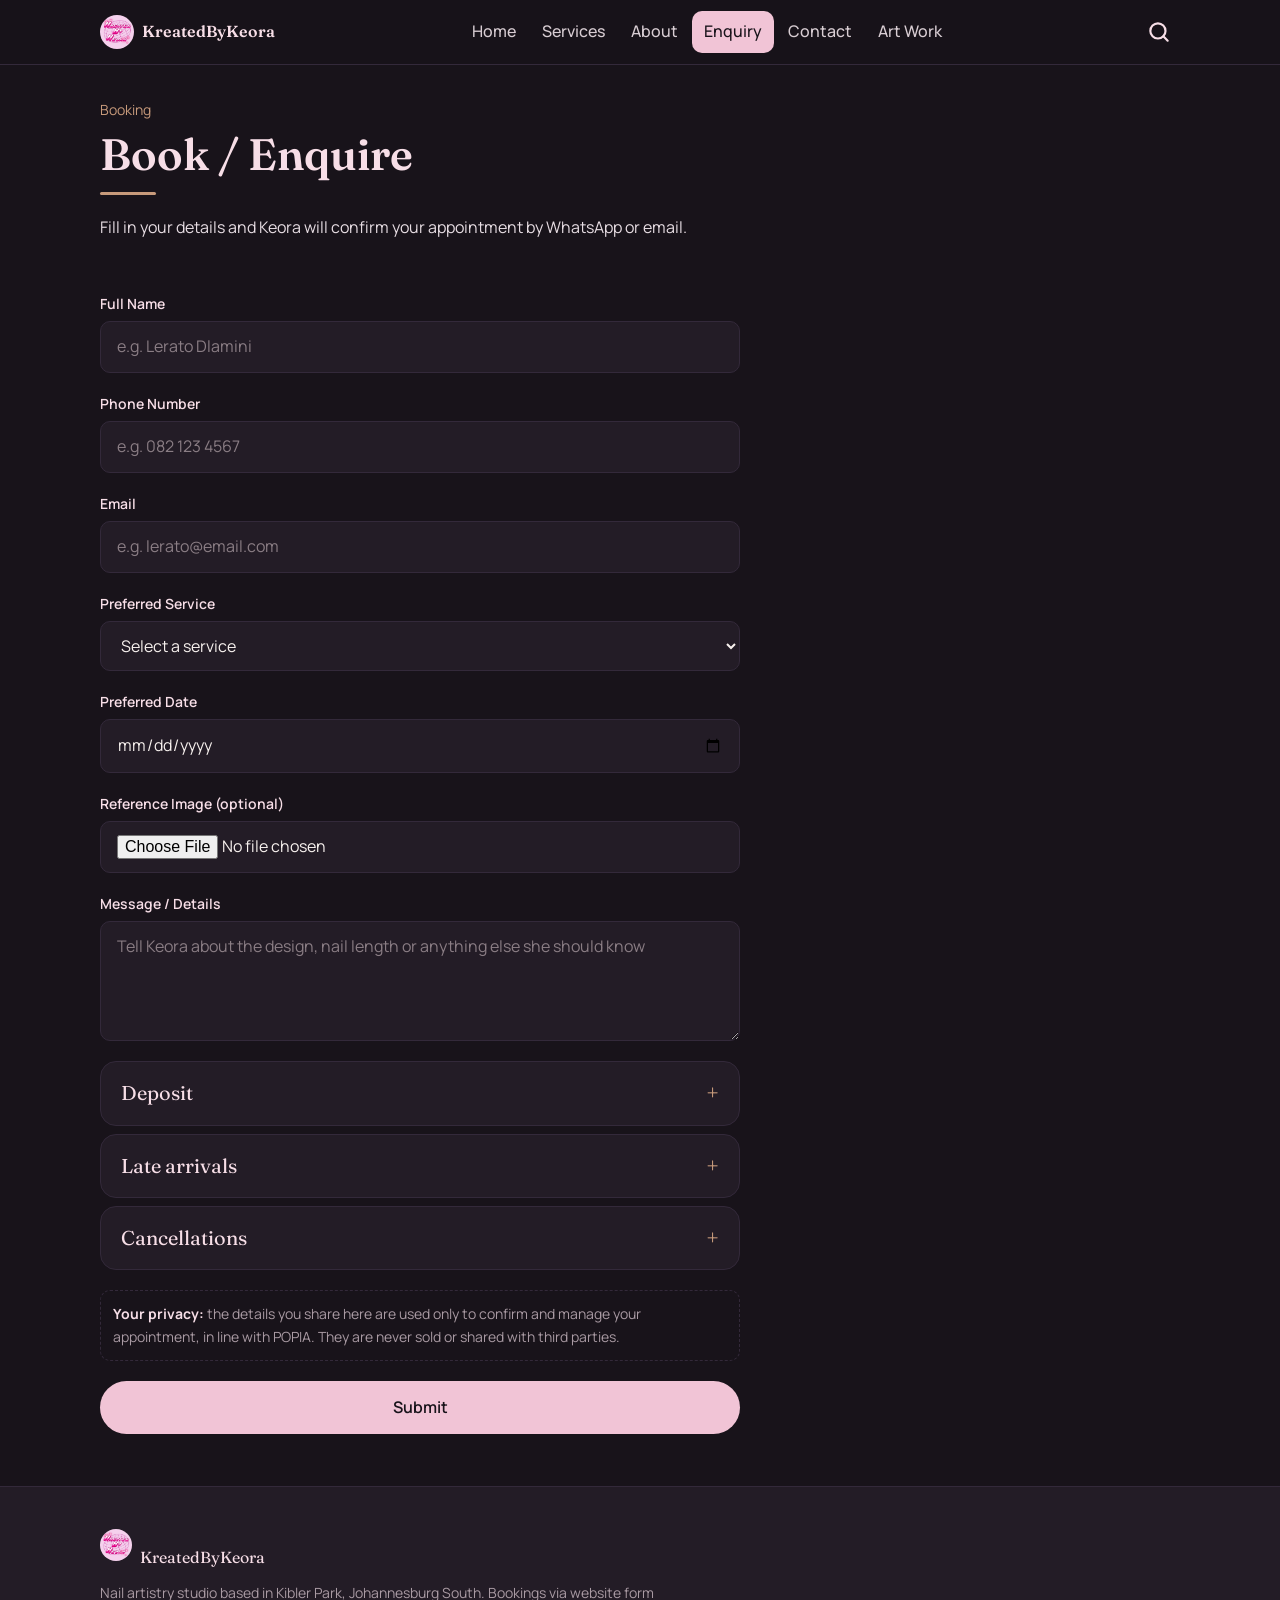
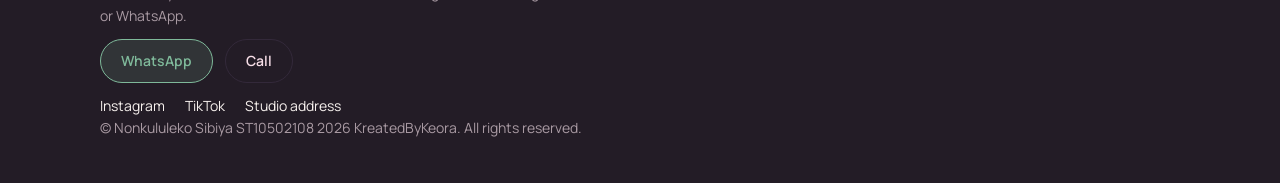
<file: enquiry.html>
<!DOCTYPE html>
<html lang="en">
<head>
<meta charset="UTF-8">
<meta name="viewport" content="width=device-width, initial-scale=1.0">
<title>Book / Enquiry — KreatedByKeora</title>
<meta name="description" content="Book a nail appointment or send an enquiry to KreatedByKeora, Kibler Park, Johannesburg South.">
<meta name="keywords" content="book nails, nail appointment Johannesburg South, nail booking form, nail enquiry, Gel-X booking, deposit policy">
<meta name="author" content="Nonkululeko Sibiya">
<meta name="referrer" content="strict-origin-when-cross-origin">
<meta name="robots" content="index, follow">
<link rel="preconnect" href="https://fonts.googleapis.com">
<link rel="preconnect" href="https://fonts.gstatic.com" crossorigin>
<link href="https://fonts.googleapis.com/css2?family=Fraunces:opsz,wght@9..144,500;9..144,600;9..144,700&family=Manrope:wght@400;500;600;700&display=swap" rel="stylesheet">
<link rel="stylesheet" href="css/style.css">
</head>

<body>

<header class="site-header">
  <div class="wrap">
    <a href="index.html" class="brand">
      <img src="images/hero/logo.jpeg" alt="KreatedByKeora logo">
     
      KreatedByKeora
    </a>

    <nav class="top-links" aria-label="Primary">
      <a href="index.html">Home</a>
      <a href="services.html">Services</a>
      <a href="about.html">About</a>
      <a href="enquiry.html" class="active">Enquiry</a>
      <a href="contact.html">Contact</a>
          <a href="art_work.html"> Art Work</a>

    </nav>

    <div class="header-actions">
      <button class="search-toggle" type="button" aria-label="Search the website" aria-expanded="false" aria-controls="search-panel" data-search-open>
        <svg width="26px" height="26px" viewBox="0 0 24 24" fill="none" stroke="currentColor" stroke-width="2" stroke-linecap="round" aria-hidden="true"><circle cx="11" cy="11" r="7"/><path d="M20 20l-4-4"/></svg>
      </button>
      <button class="menu-toggle" aria-label="Open menu" aria-expanded="false" data-menu-open>
      <svg width="30px" height="30px" viewBox="0 0 24 24" fill="none" stroke="currentColor" stroke-width="2"><path d="M3 6h18M3 12h18M3 18h18"/></svg>
    </button>
    </div>
  </div>
</header>

<!-- ============ SITE SEARCH PANEL (opened by the magnifier in the header; logic in js/search.js) ============ -->
<div class="search-panel" id="search-panel" data-search-panel hidden>
  <div class="wrap">
    <form class="search-form" role="search" data-search-form novalidate>
      <label class="sr-only" for="site-search">Search the KreatedByKeora website</label>
      <input type="search" id="site-search" name="q" placeholder="Search services, prices, art work…" autocomplete="off" data-search-input>
      <button type="button" class="search-close" aria-label="Close search" data-search-close>&times;</button>
    </form>
    <p class="search-status" role="status" aria-live="polite" data-search-status>Search services, prices, policies, art work and more.</p>
    <ul class="search-results" data-search-results></ul>
  </div>
</div>


<div class="drawer" data-drawer>
  <div class="drawer-panel">
    <button class="drawer-close" aria-label="Close menu" data-menu-close>&times;</button>
    <nav aria-label="Mobile">
      <a href="index.html">Home</a>
      <a href="about.html">About Us</a>
      <a href="services.html">Services</a>
      <a href="enquiry.html">Book / Enquire</a>
      <a href="contact.html">Contact</a>
      <a href="art_work.html"> Art Work</a>
    </nav>
  </div>
</div>

<main>
  <div class="wrap">

    <section>
      <span class="eyebrow">Booking</span>
      <h1>Book / Enquire</h1>
      <div class="swipe"></div>
      <p>Fill in your details and Keora will confirm your appointment by WhatsApp or email.</p>
    </section>

    <section>
      <!-- Validated in js/main.js (client-side) and submitted with fetch() (AJAX) — no page reload. -->
      <form id="booking-form" novalidate data-form="enquiry" action="#" method="post">

        <div class="field" data-field>
          <label for="full-name">Full Name</label>
          <input type="text" id="full-name" name="fullName" placeholder="e.g. Lerato Dlamini" required minlength="2" maxlength="60" autocomplete="name" data-rule="name">
          <span class="error-msg">Please enter your full name.</span>
        </div>

        <div class="field" data-field>
          <label for="phone">Phone Number</label>
          <input type="tel" id="phone" name="phone" placeholder="e.g. 082 123 4567" required inputmode="tel" autocomplete="tel" data-rule="sa-phone">
          <span class="error-msg">Please enter a valid South African phone number.</span>
        </div>

        <div class="field" data-field>
          <label for="email">Email</label>
          <input type="email" id="email" name="email" placeholder="e.g. lerato@email.com" required autocomplete="email" data-rule="email">
          <span class="error-msg">Please enter a valid email address.</span>
        </div>

        <div class="field" data-field>
          <label for="service">Preferred Service</label>
          <select id="service" name="service" required>
            <option value="" selected disabled>Select a service</option>
            <option value="classic-manicure">Classic Manicure — from R150</option>
            <option value="gel-x">Gel-X Extensions — from R350</option>
            <option value="custom-nail-art">Custom Nail Art — from R450</option>
            <option value="gel-overlay">Gel Overlay — from R250</option>
            <option value="pedicure">Pedicure — from R200</option>
            <option value="not-sure">Not sure yet</option>
          </select>
          <span class="error-msg">Please select a service.</span>
        </div>

        <div class="field" data-field>
          <label for="date">Preferred Date</label>
          <input type="date" id="date" name="date" required data-rule="booking-date">
          <span class="error-msg">Please choose a preferred date.</span>
        </div>

       <div class="field">
          <label for="reference">Reference Image (optional)</label>
          <input type="file" id="reference" name="reference" accept="image/*" class="file-input">
        </div>

        <div class="field" data-field>
          <label for="message">Message / Details</label>
          <textarea id="message" name="message" placeholder="Tell Keora about the design, nail length or anything else she should know" required minlength="10" maxlength="600" data-rule="message"></textarea>
          <span class="error-msg">Please add a short message (at least 10 characters) so Keora knows what you'd like.</span>
        </div>

        <!-- Accordion (native <details>): tap a heading to open / close a policy -->
        <div class="accordion" id="policies" aria-label="Booking policies">
          <details>
            <summary>Deposit</summary>
            <p>A non-refundable deposit is required to confirm every booking and is deducted from your final price.</p>
          </details>
          <details>
            <summary>Late arrivals</summary>
            <p>Arrivals more than 15 minutes late may be asked to rebook or a late fee may apply.</p>
          </details>
          <details>
            <summary>Cancellations</summary>
            <p>Cancellations made less than 24 hours before your appointment forfeit the deposit.</p>
          </details>
        </div>

        <div class="privacy-note">
          <strong>Your privacy:</strong> the details you share here are used only to confirm and manage your appointment, in line with POPIA. They are never sold or shared with third parties.
        </div>

        <button type="submit" class="btn btn-primary btn-block">Submit</button>
        <!-- Filled in by main.js after a valid submit: estimate + availability for the chosen service/date -->
        <div class="form-success" id="form-success" role="status" aria-live="polite" tabindex="-1"></div>
      </form>
    </section>

  </div>
</main>

<!-- ============ FOOTER ============ -->
<footer class="site-footer">
  <div class="wrap">
    <div class="brand"><img src="images/hero/logo.jpeg" alt=""><br>KreatedByKeora</div>
    <p>Nail artistry studio based in Kibler Park, Johannesburg South. Bookings via website form or WhatsApp.</p>
    <div class="social-row">
      <a class="social-btn whatsapp" href="https://wa.me/27820951275" target="_blank" rel="noopener">WhatsApp</a>
      <a class="social-btn" href="tel:+27820951275">Call</a>
    </div>
    <div class="footer-links">
      <a href="https://instagram.com/kreatedbykeora" target="_blank" rel="noopener">Instagram</a>
      <a href="https://tiktok.com/@kreatedbykeora" target="_blank" rel="noopener">TikTok</a>
      <a href="contact.html">Studio address</a>
    </div>
    <p>&copy; Nonkululeko Sibiya ST10502108 2026 KreatedByKeora. All rights reserved.</p>
  </div>
</footer>

<script src="js/main.js" defer></script>
<script src="js/search.js" defer></script>
</body>
</html>
</file>
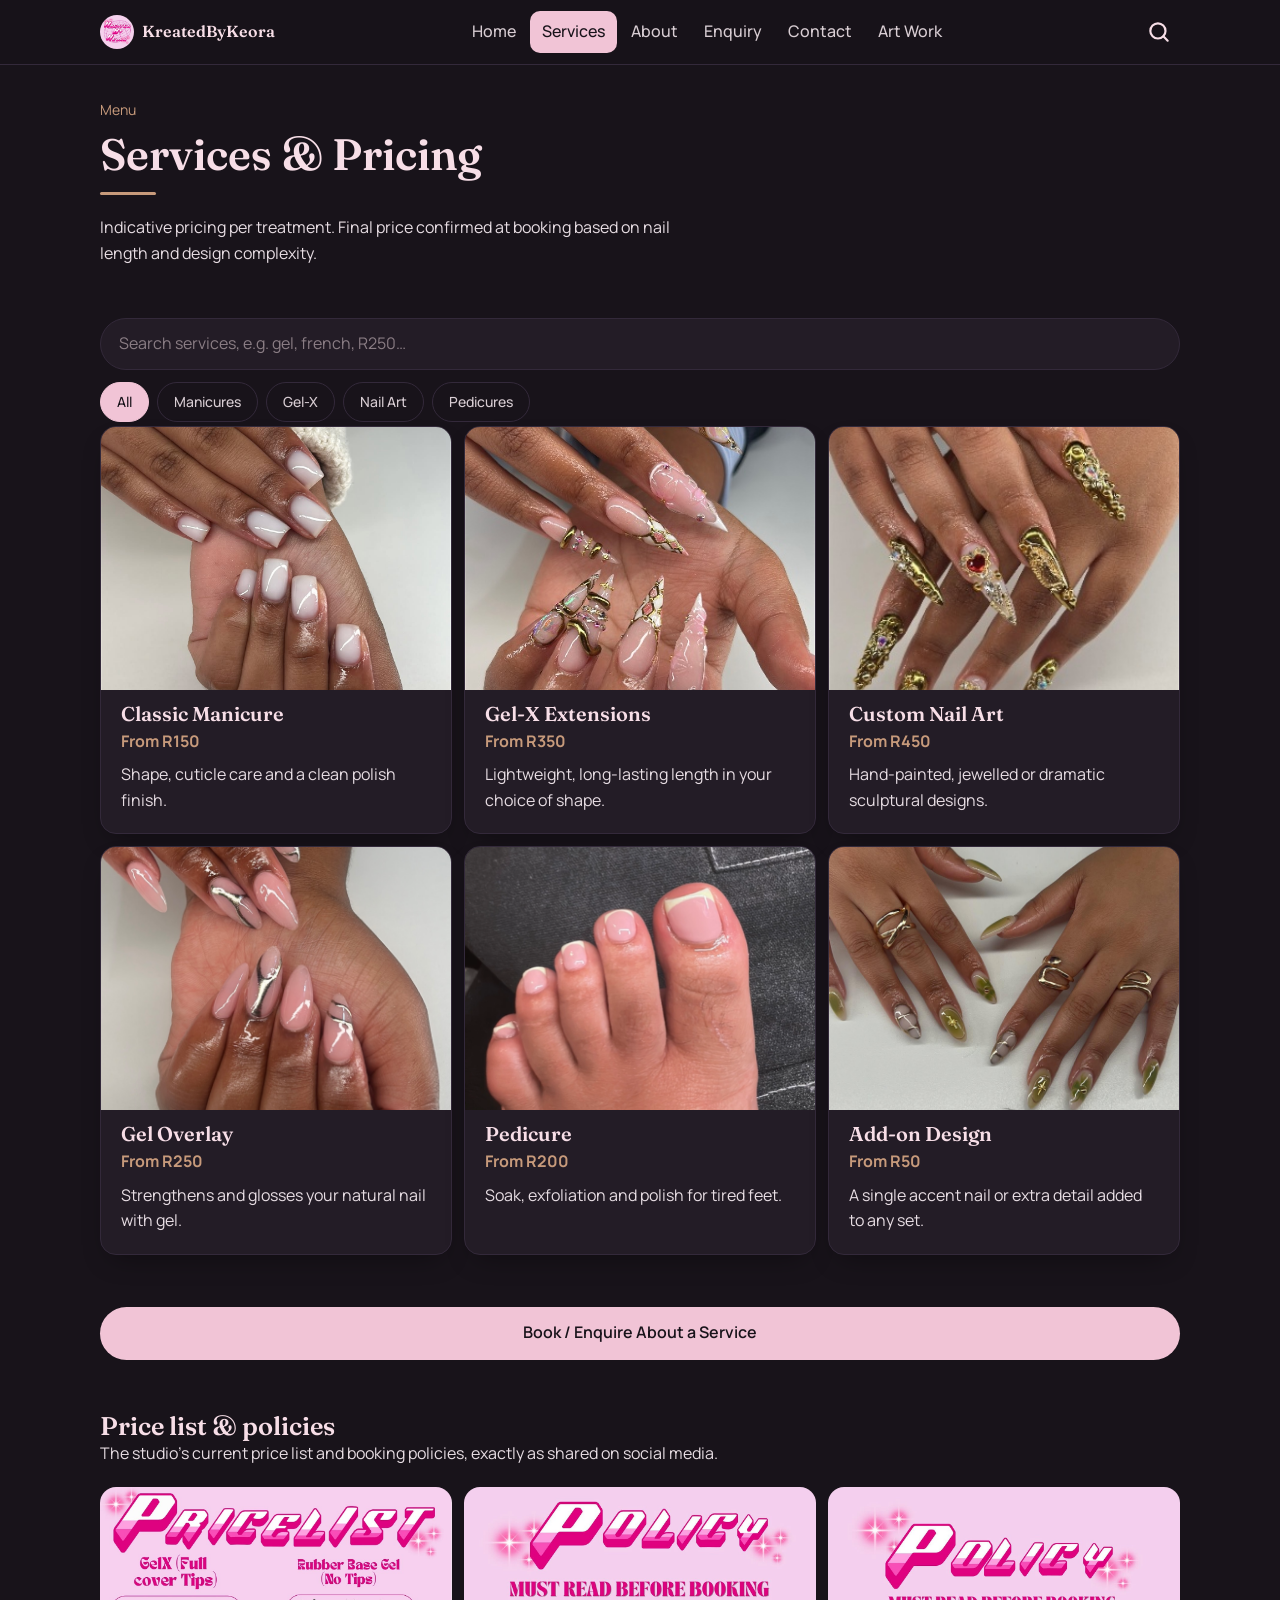
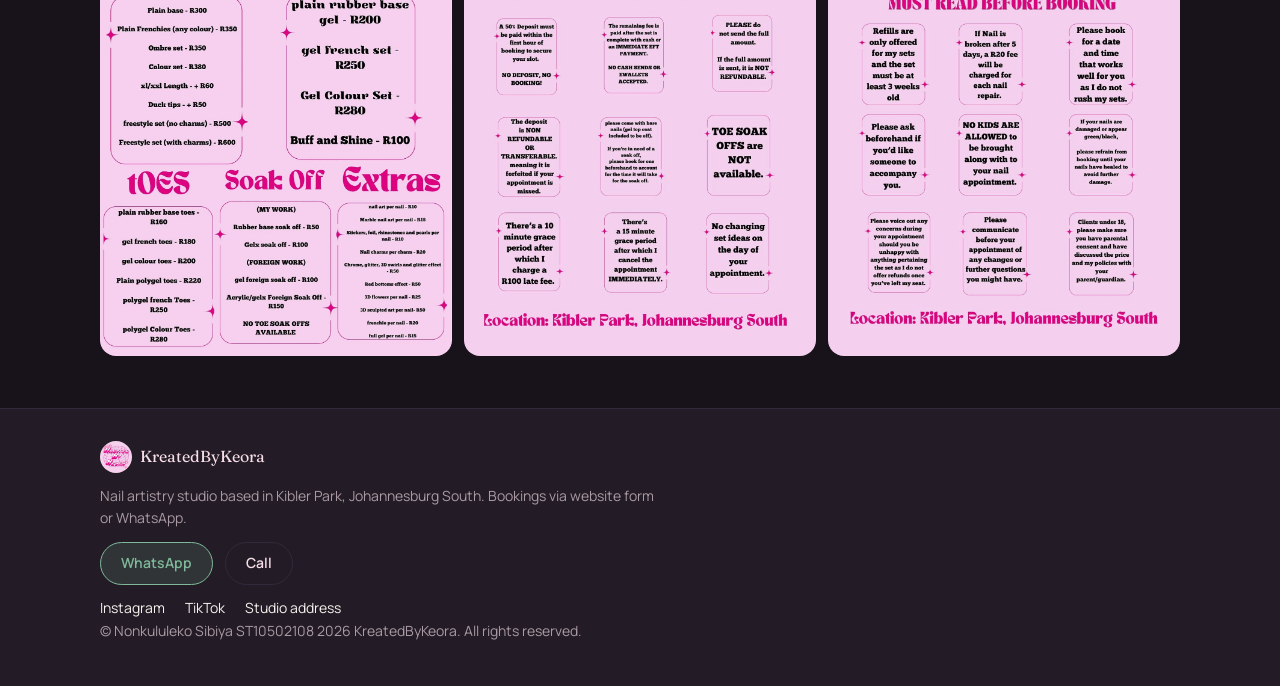
<file: services.html>
<!DOCTYPE html>
<html lang="en">
<head>
<meta charset="UTF-8">
<meta name="viewport" content="width=device-width, initial-scale=1.0">
<title>Services &amp; Pricing — KreatedByKeora</title>
<meta name="description" content="Manicures, Gel-X extensions, custom nail art and pedicures with indicative pricing at KreatedByKeora, Kibler Park.">
<meta name="keywords" content="nail services prices, Gel-X price, manicure price, pedicure price, gel overlay, custom nail art, nails Kibler Park">
<meta name="author" content="Nonkululeko Sibiya">
<meta name="referrer" content="strict-origin-when-cross-origin">
<meta name="robots" content="index, follow">

<link rel="preconnect" href="https://fonts.googleapis.com">
<link rel="preconnect" href="https://fonts.gstatic.com" crossorigin>
<link href="https://fonts.googleapis.com/css2?family=Fraunces:opsz,wght@9..144,500;9..144,600;9..144,700&family=Manrope:wght@400;500;600;700&display=swap" rel="stylesheet">
<link rel="stylesheet" href="css/style.css">
</head>
<body>

<header class="site-header">
  <div class="wrap">
   <a href="index.html" class="brand">
      <img src="images/hero/logo.jpeg" alt="KreatedByKeora logo">
     
      KreatedByKeora
    </a>
    
    <nav class="top-links" aria-label="Primary">
      <a href="index.html">Home</a>
      <a href="services.html" class="active">Services</a>
      <a href="about.html">About</a>
      <a href="enquiry.html">Enquiry</a>
      <a href="contact.html">Contact</a>
      <a href="art_work.html"> Art Work</a>
    </nav>
    <div class="header-actions">
      <button class="search-toggle" type="button" aria-label="Search the website" aria-expanded="false" aria-controls="search-panel" data-search-open>
        <svg width="26px" height="26px" viewBox="0 0 24 24" fill="none" stroke="currentColor" stroke-width="2" stroke-linecap="round" aria-hidden="true"><circle cx="11" cy="11" r="7"/><path d="M20 20l-4-4"/></svg>
      </button>
      <button class="menu-toggle" aria-label="Open menu" aria-expanded="false" data-menu-open>
      <svg width="30px" height="30px" viewBox="0 0 24 24" fill="none" stroke="currentColor" stroke-width="2"><path d="M3 6h18M3 12h18M3 18h18"/></svg>
    </button>
    </div>
  </div>
</header>

<!-- ============ SITE SEARCH PANEL (opened by the magnifier in the header; logic in js/search.js) ============ -->
<div class="search-panel" id="search-panel" data-search-panel hidden>
  <div class="wrap">
    <form class="search-form" role="search" data-search-form novalidate>
      <label class="sr-only" for="site-search">Search the KreatedByKeora website</label>
      <input type="search" id="site-search" name="q" placeholder="Search services, prices, art work…" autocomplete="off" data-search-input>
      <button type="button" class="search-close" aria-label="Close search" data-search-close>&times;</button>
    </form>
    <p class="search-status" role="status" aria-live="polite" data-search-status>Search services, prices, policies, art work and more.</p>
    <ul class="search-results" data-search-results></ul>
  </div>
</div>


  
<div class="drawer" data-drawer>
  <div class="drawer-panel">
    <button class="drawer-close" aria-label="Close menu" data-menu-close>&times;</button>
    <nav aria-label="Mobile">
      <a href="index.html">Home</a>
      <a href="about.html">About Us</a>
      <a href="services.html">Services</a>
      <a href="enquiry.html">Book / Enquire</a>
      <a href="contact.html">Contact</a>
     <a href="art_work.html"> Art Work</a>

    </nav>
  </div>
</div>

<main>
  <div class="wrap">

    <section>
      <span class="eyebrow">Menu</span>
      <h1>Services &amp; Pricing</h1>
      <div class="swipe"></div>
      <p>Indicative pricing per treatment. Final price confirmed at booking based on nail length and design complexity.</p>
    </section>


<section aria-label="Service list">
<!-- Search + filter, per wireframe: type to narrow the list, or pick a category chip -->
    <div class="field service-search">
      <label class="sr-only" for="service-search">Search services</label>
      <input type="search" id="service-search" placeholder="Search services, e.g. gel, french, R250…" autocomplete="off" data-service-search>
    </div>
    
      <div class="chip-row" data-filter-row>
        <button class="chip active" data-filter="all">All</button>
        <button class="chip" data-filter="manicure">Manicures</button>
        <button class="chip" data-filter="gel-x">Gel-X</button>
        <button class="chip" data-filter="nail-art">Nail Art</button>
        <button class="chip" data-filter="pedicure">Pedicures</button>
      </div>
    

      <div class="grid-2" data-service-grid>

        <article class="service-card" data-category="manicure" id="manicures">
          <div class="thumb"><img src="images/portfolio/classic-white-manicure.jpg" alt="Classic manicure with soft pink polish"></div>
          <div class="service-body">
            <h3>Classic Manicure</h3>
            <span class="price">From R150</span>
            <p>Shape, cuticle care and a clean polish finish.</p>
          </div>
        </article>


 <article class="service-card" data-category="gel-x" id="gel-x">
          <div class="thumb"><img src="images/portfolio/pink-french-charms.jpeg" alt="Gel-X extensions with charm accents"></div>
          <div class="service-body">
            <h3>Gel-X Extensions</h3>
            <span class="price">From R350</span>
            <p>Lightweight, long-lasting length in your choice of shape.</p>
          </div>
        </article>

        <article class="service-card" data-category="nail-art" id="nail-art">
          <div class="thumb"><img src="images/portfolio/gold-jewel-nails.jpeg" alt="Custom gold jewelled nail art"></div>
          <div class="service-body">
            <h3>Custom Nail Art</h3>
            <span class="price">From R450</span>
            <p>Hand-painted, jewelled or dramatic sculptural designs.</p>
          </div>
        </article>

        <article class="service-card" data-category="gel-x" id="gel-overlay">
          <div class="thumb"><img src="images/portfolio/soft-pink-silver-line-nails.jpg" alt="Sheer pink gel overlay with fine silver line art" loading="lazy"></div>
          <div class="service-body">
            <h3>Gel Overlay</h3>
            <span class="price">From R250</span>
            <p>Strengthens and glosses your natural nail with gel.</p>
          </div>
        </article>

        <article class="service-card" data-category="pedicure" id="pedicures">
          <div class="thumb"><img src="images/portfolio/french-pedicure-close-up.png" alt="French pedicure with crisp white tips" loading="lazy"></div>
          <div class="service-body">
            <h3>Pedicure</h3>
            <span class="price">From R200</span>
            <p>Soak, exfoliation and polish for tired feet.</p>
          </div>
        </article>

        <article class="service-card" data-category="nail-art">
          <div class="thumb"><img src="images/portfolio/olive-gold-chrome-almond-nails.jpg" alt="Olive and gold chrome accent nails" loading="lazy"></div>
          <div class="service-body">
            <h3>Add-on Design</h3>
            <span class="price">From R50</span>
            <p>A single accent nail or extra detail added to any set.</p>
          </div>
        </article>

      </div>

<p id="empty-state">No services in this category yet — check back soon.</p>
    </section>

    <section>
      <a href="enquiry.html" class="btn btn-primary btn-block">Book / Enquire About a Service</a>
    </section>

    <section aria-labelledby="posters-title">
      <h2 id="posters-title">Price list &amp; policies</h2>
      <p>The studio's current price list and booking policies, exactly as shared on social media.</p>
      <div class="poster-grid">
        <img src="images/portfolio/studio-price-list.jpg" width="1170" height="1560" alt="KreatedByKeora price list: Gel-X full cover tips, rubber base gel, toes, soak off and extras" loading="lazy">
        <img src="images/portfolio/studio-policy-1.jpg" width="1170" height="1560" alt="KreatedByKeora policy poster: 50% deposit, non-refundable deposit, grace periods and late fee" loading="lazy">
        <img src="images/portfolio/studio-policy-2.jpg" width="1170" height="1560" alt="KreatedByKeora policy poster: refills, nail repairs, no kids and parental consent" loading="lazy">
      </div>
    </section>

  </div>
</main>

<!-- ============ FOOTER ============ -->
<footer class="site-footer">
  <div class="wrap">
    <div class="brand"><img src="images/hero/logo.jpeg" alt=""> KreatedByKeora</div>
    <p>Nail artistry studio based in Kibler Park, Johannesburg South. Bookings via website form or WhatsApp.</p>
    <div class="social-row">
      <a class="social-btn whatsapp" href="https://wa.me/27820951275" target="_blank" rel="noopener">WhatsApp</a>
      <a class="social-btn" href="tel:+27820951275">Call</a>
    </div>
    <div class="footer-links">
      <a href="https://instagram.com/kreatedbykeora" target="_blank" rel="noopener">Instagram</a>
      <a href="https://tiktok.com/@kreatedbykeora" target="_blank" rel="noopener">TikTok</a>
      <a href="contact.html">Studio address</a>
    </div>
    <p>&copy; Nonkululeko Sibiya ST10502108 2026 KreatedByKeora. All rights reserved.</p>
  </div>
</footer>


<script src="js/main.js" defer></script>
<script src="js/search.js" defer></script>
</body>
</html>
</file>
<file: css/style.css>
/* ---------- 1. CSS RESET ---------- */
*, *::before, *::after { box-sizing: border-box; }
html, body, h1, h2, h3, h4, p, ul, ol, li, figure { margin: 0; padding: 0; }
ul, ol { list-style: none; }
img { max-width: 100%; display: block; }
a { text-decoration: none; color: inherit; }
button { font: inherit; background: none; border: none; cursor: pointer; color: inherit; }
input, textarea, select { font: inherit; color: inherit; }
html { -webkit-text-size-adjust: 100%; }

@media (prefers-reduced-motion: reduce) {
  *, *::before, *::after {
    animation-duration: 0.001ms !important;
    transition-duration: 0.001ms !important;
  }
}

/* ---------- 2. DESIGN TOKENS ---------- */
:root {
  /* Colour */
  --charcoal:      #18131a;
  --charcoal-raised:#231c26;
  --charcoal-line:  #33293a;
  --blush:          #f1c4d6;
  --blush-soft:     #f7dee7;
  --rose-gold:      #c79a7b;
  --rose-gold-dim:  #9c7c67;
  --cream:          #f7f1ee;
  --success:        #7fb99a;
  --error:          #e08a94;

  /* Type */
  --font-display: 'Fraunces', Georgia, serif;
  --font-body: 'Manrope', -apple-system, BlinkMacSystemFont, 'Segoe UI', sans-serif;

  /* Type scale (mobile) */
  --step--1: 0.875rem;
  --step-0:  1rem;
  --step-1:  1.25rem;
  --step-2:  1.6rem;
  --step-3:  2rem;
  --step-4:  2.6rem;

  /* Spacing */
  --space-1: 0.5rem;
  --space-2: 0.75rem;
  --space-3: 1.25rem;
  --space-4: 2rem;
  --space-5: 3.25rem;

  /* Layout */
  --wrap-max: 1120px;
  --radius-s: 10px;
  --radius-m: 16px;
  --radius-l: 24px;
  --header-h: 64px;
  --tabbar-h: 68px;

  --shadow-card: 0 12px 28px -12px rgba(0, 0, 0, 0.45);
}

/* ---------- 3. BASE ---------- */
body {
  background: var(--charcoal);
  color: var(--cream);
  font-family: var(--font-body);
  font-size: var(--step-0);
  line-height: 1.6;
  padding-bottom: calc(var(--tabbar-h) + var(--space-2));
}

h1, h2, h3, h4 {
  font-family: var(--font-display);
  color: var(--blush-soft);
  line-height: 1.15;
  font-weight: 600;
}

h1 { font-size: var(--step-3); margin-bottom: var(--space-2); }
h2 { font-size: var(--step-2); }
h3 { font-size: var(--step-1); margin-bottom: var(--space-1); }
h4 { font-size: var(--step-0); color: var(--rose-gold); }

p { max-width: 62ch; color: #e7dde3; }

.wrap {
  width: 100%;
  max-width: var(--wrap-max);
  margin-inline: auto;
  padding-inline: var(--space-3);
}

main {
  display: block;
  padding-top: var(--space-4);
}

main > .wrap > section,
main > .wrap > * + section {
  margin-bottom: var(--space-5);
}

.eyebrow {
  display: inline-block;
  font-family: var(--font-body);
  font-size: var(--step--1);
  color: var(--rose-gold);
  margin-bottom: var(--space-1);
}

.swipe {
  width: 56px;
  height: 3px;
  background: var(--rose-gold);
  border-radius: 999px;
  margin: var(--space-2) 0 var(--space-3);
}

/* ---------- 4. HEADER / NAV ---------- */
.site-header {
  position: sticky;
  top: 0;
  z-index: 40;
  background: rgba(24, 19, 26, 0.92);
  backdrop-filter: blur(8px);
  border-bottom: 1px solid var(--charcoal-line);
}

.site-header .wrap {
  height: var(--header-h);
  display: flex;
  align-items: center;
  justify-content: space-between;
  gap: var(--space-2);
}

.site-header .brand {
  display: flex;
  align-items: center;
  gap: var(--space-1);
  font-family: var(--font-display);
  font-weight: 600;
  color: var(--blush-soft);
  font-size: var(--step-0);
}

.site-header .brand img {
  width: 34px;
  height: 34px;
  border-radius: 50%;
  object-fit: cover;
}

.site-header .brand h1 { font-size: var(--step-0); margin: 0; }

.back-link {
  display: inline-flex;
  align-items: center;
  gap: 6px;
  color: var(--blush-soft);
  font-weight: 500;
  transition: color 0.15s ease;
}
.back-link:hover,
.back-link:focus-visible { color: var(--rose-gold); }

/* Top nav hidden on mobile, shown at desktop breakpoint */
.top-links {
  display: none;
}

.top-links a {
  padding: var(--space-1) var(--space-2);
  color: #d8cdd3;
  font-weight: 500;
  border-radius: var(--radius-s);
  transition: color 0.15s ease, background-color 0.15s ease;
}

.top-links a:hover,
.top-links a:focus-visible {
  color: var(--blush-soft);
  background: var(--charcoal-raised);
}

.top-links a.active {
  color: var(--charcoal);
  background: var(--blush);
}

.menu-toggle {
  display: inline-flex;
  padding: var(--space-1);
  border-radius: var(--radius-s);
  color: var(--blush-soft);
}
.menu-toggle:hover,
.menu-toggle:focus-visible { background: var(--charcoal-raised); }

/* ---------- 5. MOBILE DRAWER ---------- */
.drawer {
  position: fixed;
  inset: 0;
  z-index: 50;
  background: rgba(0, 0, 0, 0.55);
  opacity: 0;
  pointer-events: none;
  transition: opacity 0.2s ease;
}

.drawer.is-open {
  opacity: 1;
  pointer-events: auto;
}

.drawer-panel {
  position: absolute;
  top: 0;
  right: 0;
  height: 100%;
  width: min(78vw, 320px);
  background: var(--charcoal-raised);
  border-left: 1px solid var(--charcoal-line);
  padding: var(--space-4) var(--space-3);
  transform: translateX(100%);
  transition: transform 0.25s ease;
}

.drawer.is-open .drawer-panel { transform: translateX(0); }

.drawer-close {
  font-size: 1.75rem;
  line-height: 1;
  color: var(--blush-soft);
  margin-bottom: var(--space-3);
}

.drawer nav {
  display: flex;
  flex-direction: column;
  gap: var(--space-1);
}

.drawer nav a {
  padding: var(--space-2);
  border-radius: var(--radius-s);
  color: var(--cream);
  font-weight: 500;
}
.drawer nav a:hover,
.drawer nav a:focus-visible { background: var(--charcoal-line); color: var(--blush-soft); }

/* ---------- 6. BUTTONS ---------- */
.btn {
  display: inline-flex;
  align-items: center;
  justify-content: center;
  padding: 0.85rem 1.5rem;
  border-radius: 999px;
  font-weight: 600;
  font-size: var(--step-0);
  transition: transform 0.15s ease, background-color 0.15s ease, color 0.15s ease, box-shadow 0.15s ease;
}

.btn-primary {
  background: var(--blush);
  color: var(--charcoal);
}
.btn-primary:hover,
.btn-primary:focus-visible {
  background: var(--rose-gold);
  color: var(--charcoal);
}
.btn-primary:active { transform: scale(0.98); }

.btn-outline {
  border: 1.5px solid var(--rose-gold);
  color: var(--blush-soft);
}
.btn-outline:hover,
.btn-outline:focus-visible {
  background: var(--rose-gold);
  color: var(--charcoal);
}

.btn-block { display: flex; width: 100%; }

/* ---------- 7. HERO ---------- */
.hero {
  display: flex;
  flex-direction: column;
  gap: var(--space-3);
}

.hero-media { position: relative; border-radius: var(--radius-l); overflow: hidden; }
.hero-media img { width: 100%; height: 62vw; max-height: 420px; object-fit: cover; }

.hero-caption {
  position: absolute;
  left: var(--space-2);
  bottom: var(--space-2);
  background: rgba(24, 19, 26, 0.75);
  color: var(--blush-soft);
  padding: 6px 12px;
  border-radius: var(--radius-s);
  font-size: var(--step--1);
}


.hero-copy h1 span { color: var(--rose-gold); font-style: italic; }

.hero-actions {
  display: flex;
  flex-wrap: wrap;
  gap: var(--space-2);
  margin-top: var(--space-3);
}

/* ---------- 8. CHIPS / FILTERS ---------- */
.chip-row {
  display: flex;
  gap: var(--space-1);
  overflow-x: auto;
  padding-bottom: 4px;
  scrollbar-width: none;
}
.chip-row::-webkit-scrollbar { display: none; }

.chip {
  flex: 0 0 auto;
  padding: 0.5rem 1rem;
  border-radius: 999px;
  border: 1px solid var(--charcoal-line);
  color: #d8cdd3;
  font-size: var(--step--1);
  font-weight: 500;
  white-space: nowrap;
  transition: background-color 0.15s ease, color 0.15s ease, border-color 0.15s ease;
}
.chip:hover,
.chip:focus-visible { border-color: var(--rose-gold); color: var(--blush-soft); }
.chip.active { background: var(--blush); color: var(--charcoal); border-color: var(--blush); }

/* ---------- 9. GRIDS / CARDS ---------- */
.section-head {
  display: flex;
  align-items: baseline;
  justify-content: space-between;
  margin-bottom: var(--space-2);
}
.see-all { color: var(--rose-gold); font-weight: 600; font-size: var(--step--1); }
.see-all:hover, .see-all:focus-visible { color: var(--blush); }

.grid-3, .grid-2, .gallery-grid {
  display: grid;
  gap: var(--space-2);
}
.grid-3 { grid-template-columns: repeat(2, 1fr); }
.grid-2 { grid-template-columns: 1fr; }
.gallery-grid { grid-template-columns: repeat(2, 1fr); }

.thumb {
  position: relative;
  border-radius: var(--radius-m);
  overflow: hidden;
  background: var(--charcoal-raised);
  aspect-ratio: 1 / 1;
}
.thumb img { width: 100%; height: 100%; object-fit: cover; transition: transform 0.3s ease; }
.thumb:hover img { transform: scale(1.05); }

.thumb-label {
  position: absolute;
  left: var(--space-1);
  bottom: var(--space-1);
  background: rgba(24, 19, 26, 0.75);
  color: var(--blush-soft);
  font-size: var(--step--1);
  padding: 4px 10px;
  border-radius: 999px;
}

.service-card {
  background: var(--charcoal-raised);
  border: 1px solid var(--charcoal-line);
  border-radius: var(--radius-m);
  overflow: hidden;
  box-shadow: var(--shadow-card);
  transition: border-color 0.15s ease;
}
.service-card:hover { border-color: var(--rose-gold); }
.service-card .thumb { border-radius: 0; aspect-ratio: 4 / 3; }

.service-body { padding: var(--space-2) var(--space-3) var(--space-3); }
.service-body h3 { margin-bottom: 4px; }
.price {
  display: inline-block;
  color: var(--rose-gold);
  font-weight: 700;
  margin-bottom: var(--space-1);
}

#empty-state {
  display: none;
  text-align: center;
  color: #a99aa3;
  padding: var(--space-4) 0;
}
#empty-state.is-visible { display: block; }

.pillars {
  display: grid;
  gap: var(--space-2);
  grid-template-columns: 1fr;
}
.pillar {
  background: var(--charcoal-raised);
  border: 1px solid var(--charcoal-line);
  border-radius: var(--radius-m);
  padding: var(--space-3);
}

.policy-list {
  display: grid;
  gap: var(--space-2);
  grid-template-columns: 1fr;
}
.policy-item {
  border-left: 3px solid var(--rose-gold);
  padding-left: var(--space-2);
}

.story-block { margin-bottom: var(--space-4); }

.gallery-note {
  color: #a99aa3;
  margin-bottom: var(--space-3);
  font-size: var(--step--1);
}
/* ---------- 10. FORMS ---------- */
form { display: flex; flex-direction: column; gap: var(--space-3); }

.field { display: flex; flex-direction: column; gap: 6px; }
.field label { font-weight: 600; font-size: var(--step--1); color: var(--blush-soft); }

.field input,
.field select,
.field textarea {
  background: var(--charcoal-raised);
  border: 1px solid var(--charcoal-line);
  border-radius: var(--radius-s);
  padding: 0.75rem 1rem;
  color: var(--cream);
  transition: border-color 0.15s ease, box-shadow 0.15s ease;
}

.field textarea { min-height: 120px; resize: vertical; }

.field input:hover,
.field select:hover,
.field textarea:hover { border-color: var(--rose-gold-dim); }

.field input:focus,
.field select:focus,
.field textarea:focus {
  outline: none;
  border-color: var(--rose-gold);
  box-shadow: 0 0 0 3px rgba(199, 154, 123, 0.25);
}

.field input::placeholder,
.field textarea::placeholder { color: #8a7d84; }

.file-input { padding: 0.6rem 1rem; }

.error-msg {
  display: none;
  color: var(--error);
  font-size: var(--step--1);
}
.field.is-invalid .error-msg { display: block; }
.field.is-invalid input,
.field.is-invalid select,
.field.is-invalid textarea { border-color: var(--error); }

.form-success {
  display: none;
  background: rgba(127, 185, 154, 0.15);
  border: 1px solid var(--success);
  color: var(--success);
  padding: var(--space-2) var(--space-3);
  border-radius: var(--radius-s);
}
.form-success.is-visible { display: block; }

.privacy-note {
  font-size: var(--step--1);
  color: #a99aa3;
  border: 1px dashed var(--charcoal-line);
  border-radius: var(--radius-s);
  padding: var(--space-2);
}
.privacy-note strong { color: var(--blush-soft); }

/* ---------- 11. CONTACT PAGE ---------- */
.map-frame {
  border-radius: var(--radius-m);
  overflow: hidden;
  border: 1px solid var(--charcoal-line);
  aspect-ratio: 16 / 10;
}
.map-frame iframe { width: 100%; height: 100%; border: 0; }

.contact-list { display: flex; flex-direction: column; gap: var(--space-2); margin-bottom: var(--space-3); }
.contact-list li {
  display: flex;
  align-items: center;
  gap: var(--space-2);
  color: #e7dde3;
}
.contact-list svg { flex: 0 0 auto; color: var(--rose-gold); }

.social-row { display: flex; flex-wrap: wrap; gap: var(--space-2); margin-bottom: var(--space-2); }

.social-btn {
  display: inline-flex;
  align-items: center;
  padding: 0.6rem 1.25rem;
  border-radius: 999px;
  border: 1px solid var(--charcoal-line);
  color: var(--blush-soft);
  font-weight: 600;
  font-size: var(--step--1);
  transition: background-color 0.15s ease, border-color 0.15s ease;
}
.social-btn:hover,
.social-btn:focus-visible { border-color: var(--rose-gold); }
.social-btn.whatsapp { background: rgba(127, 185, 154, 0.15); border-color: var(--success); color: var(--success); }

/* ---------- 12. FOOTER ---------- */
.site-footer {
  background: var(--charcoal-raised);
  border-top: 1px solid var(--charcoal-line);
  padding-block: var(--space-4);
  margin-top: var(--space-5);
}
.site-footer .brand {
  display: flex;
  align-items: center;
  gap: var(--space-1);
  font-family: var(--font-display);
  color: var(--blush-soft);
  margin-bottom: var(--space-2);
}
.site-footer .brand img { width: 32px; height: 32px; border-radius: 50%; object-fit: cover; }
.site-footer p { color: #a99aa3; font-size: var(--step--1); margin-bottom: var(--space-2); }
.footer-links { display: flex; flex-wrap: wrap; gap: var(--space-3); font-size: var(--step--1); }
.footer-links a:hover, .footer-links a:focus-visible { color: var(--blush-soft); }

/* ---------- 13. STICKY BOTTOM TAB BAR (mobile) ---------- */
.tab-bar {
  position: fixed;
  bottom: 0;
  left: 0;
  right: 0;
  z-index: 40;
  display: flex;
  align-items: center;
  justify-content: space-around;
  height: var(--tabbar-h);
  background: rgba(24, 19, 26, 0.95);
  backdrop-filter: blur(8px);
  border-top: 1px solid var (--charcoal-line);
}

.tab-bar a {
  display: flex;
  flex-direction: column;
  align-items: center;
  gap: 2px;
  font-size: 0.7rem;
  color: #a99aa3;
  padding: 4px 8px;
  border-radius: var(--radius-s);
}
.tab-bar a:hover,
.tab-bar a:focus-visible,
.tab-bar a.active { color: var(--blush-soft); }

.tab-bar .cta-tab { padding: 0; }
.tab-pill {
  background: var(--blush);
  color: var(--charcoal);
  font-weight: 700;
  font-size: 0.8rem;
  padding: 10px 18px;
  border-radius: 999px;
  transform: translateY(-10px);
  box-shadow: var(--shadow-card);
}
.tab-bar .cta-tab:hover .tab-pill,
.tab-bar .cta-tab:focus-visible .tab-pill { background: var(--rose-gold); }

/* ---------- 14. RESPONSIVE: TABLET (≥600px) ---------- */
@media (min-width: 600px) {
  :root {
    --step-3: 2.4rem;
    --step-4: 3rem;
  }
  .grid-3 { grid-template-columns: repeat(3, 1fr); }
  .grid-2 { grid-template-columns: repeat(2, 1fr); }
  .gallery-grid { grid-template-columns: repeat(3, 1fr); }
  .pillars, .policy-list { grid-template-columns: repeat(2, 1fr); }
  .hero-media img { height: 46vw; }
}
/* ---------- 15. RESPONSIVE: DESKTOP (≥860px) ---------- */
@media (min-width: 860px) {
  :root {
    --step-3: 2.75rem;
    --step-4: 3.4rem;
  }

  body { padding-bottom: 0; }

  .top-links { display: flex; align-items: center; gap: 2px; }
  .menu-toggle, .tab-bar { display: none; }

  .hero {
    flex-direction: row-reverse;
    align-items: center;
    gap: var(--space-5);
  }
  .hero-media, .hero-copy { flex: 1; }
  .hero-media img { height: 480px; }

  .grid-3 { grid-template-columns: repeat(3, 1fr); }
  .grid-2 { grid-template-columns: repeat(3, 1fr); }
  .gallery-grid { grid-template-columns: repeat(4, 1fr); }

  form { max-width: 640px; }

  .contact-list li { font-size: var(--step-0); }
}


/* ==========================================================================
   16. ADDITIONS (Part 3) — site search, gallery lightbox, accordion
   ========================================================================== */

/* Visually hidden but still read by screen readers (labels for icon buttons) */
.sr-only {
  position: absolute;
  width: 1px; height: 1px;
  margin: -1px; padding: 0;
  overflow: hidden;
  clip: rect(0 0 0 0);
  white-space: nowrap;
  border: 0;
}

/* ---------- 16.1 Header actions (search + menu buttons) ---------- */
.header-actions { display: flex; align-items: center; gap: 4px; }

.search-toggle {
  display: inline-flex;
  padding: var(--space-1);
  border-radius: var(--radius-s);
  color: var(--blush-soft);
}
.search-toggle:hover,
.search-toggle:focus-visible,
.search-toggle[aria-expanded="true"] { background: var(--charcoal-raised); color: var(--blush); }

/* ---------- 16.2 Search panel (drops down under the sticky header) ---------- */
.search-panel {
  position: fixed;
  top: var(--header-h);
  left: 0; right: 0;
  z-index: 39;                       /* just under the header (40) */
  background: var(--charcoal-raised);
  border-bottom: 1px solid var(--charcoal-line);
  box-shadow: var(--shadow-card);
  max-height: calc(100vh - var(--header-h));
  overflow-y: auto;
  padding-block: var(--space-3);
  animation: search-drop 0.18s ease-out;
}
.search-panel[hidden] { display: none; }

@keyframes search-drop {
  from { opacity: 0; transform: translateY(-8px); }
  to   { opacity: 1; transform: none; }
}

.search-form { flex-direction: row; align-items: center; gap: var(--space-1); }

.search-form input[type="search"] {
  flex: 1;
  min-width: 0;
  background: var(--charcoal);
  border: 1px solid var(--charcoal-line);
  border-radius: 999px;
  padding: 0.75rem 1.1rem;
  color: var(--cream);
  font-size: var(--step-0);
}
.search-form input[type="search"]::placeholder { color: #8a7d84; }
.search-form input[type="search"]:hover { border-color: var(--rose-gold-dim); }
.search-form input[type="search"]:focus {
  outline: none;
  border-color: var(--rose-gold);
  box-shadow: 0 0 0 3px rgba(199, 154, 123, 0.25);
}

.search-close {
  font-size: 1.8rem;
  line-height: 1;
  width: 44px; height: 44px;
  border-radius: 50%;
  color: var(--blush-soft);
}
.search-close:hover,
.search-close:focus-visible { background: var(--charcoal-line); }

.search-status {
  margin-top: var(--space-2);
  font-size: var(--step--1);
  color: var(--rose-gold);
}

.search-results { display: grid; gap: 6px; margin-top: var(--space-2); }

.search-result {
  display: grid;
  gap: 2px;
  padding: var(--space-2) var(--space-3);
  border: 1px solid var(--charcoal-line);
  border-radius: var(--radius-m);
  background: var(--charcoal);
  transition: border-color 0.15s ease, transform 0.15s ease;
}
.search-result:hover,
.search-result:focus-visible { border-color: var(--rose-gold); transform: translateX(3px); outline: none; }
.search-result:active { transform: scale(0.99); }

.search-type {
  font-size: 0.72rem;
  font-weight: 700;
  letter-spacing: 0.08em;
  text-transform: uppercase;
  color: var(--rose-gold);
}
.search-title { font-family: var(--font-display); font-size: var(--step-1); color: var(--blush-soft); }
.search-text  { font-size: var(--step--1); color: #d8cdd3; }
.search-result mark { background: rgba(241, 196, 214, 0.28); color: var(--blush); border-radius: 3px; padding: 0 2px; }

/* ---------- 16.3 Gallery: photos are buttons that open the lightbox ---------- */
.thumb-open {
  display: block;
  width: 100%; height: 100%;
  padding: 0;
  cursor: zoom-in;
}
.thumb-open:focus-visible { outline: 3px solid var(--blush); outline-offset: -3px; }
.thumb-open::after {                 /* little "enlarge" hint on hover/focus */
  content: "⤢";
  position: absolute;
  right: 8px; top: 8px;
  width: 30px; height: 30px;
  display: grid; place-items: center;
  border-radius: 50%;
  background: rgba(24, 19, 26, 0.75);
  color: var(--blush-soft);
  opacity: 0;
  transition: opacity 0.2s ease;
}
.thumb-open:hover::after,
.thumb-open:focus-visible::after { opacity: 1; }

.gallery-heading { margin-bottom: var(--space-2); }

/* ---------- 16.4 Lightbox overlay ---------- */
body.lightbox-open { overflow: hidden; }   /* page behind does not scroll */

.lightbox {
  position: fixed;
  inset: 0;
  z-index: 100;                      /* above header, search and drawer */
  display: flex;
  flex-direction: column;
  background: #0a070c;
  animation: lb-fade 0.2s ease-out;
}
.lightbox[hidden] { display: none; }
@keyframes lb-fade { from { opacity: 0; } to { opacity: 1; } }

.lightbox-bar {
  display: flex;
  align-items: center;
  justify-content: space-between;
  padding: var(--space-1) var(--space-3);
  color: var(--blush-soft);
  font-size: var(--step--1);
}
.lightbox-tools { display: flex; align-items: center; gap: var(--space-1); }

.lightbox-btn {
  padding: 0.5rem 1rem;
  border: 1px solid var(--charcoal-line);
  border-radius: 999px;
  color: var(--blush-soft);
  font-size: var(--step--1);
  font-weight: 600;
  transition: background-color 0.15s ease, border-color 0.15s ease;
}
.lightbox-btn:hover,
.lightbox-btn:focus-visible { background: var(--charcoal-line); border-color: var(--rose-gold); outline: none; }
.lightbox-close { font-size: 1.6rem; line-height: 1; padding: 0.15rem 0.8rem; }

/* The stage is the scrollable area: when the image is zoomed it overflows
   and the visitor scrolls (or drags on touch) in both directions. */
.lightbox-stage {
  flex: 1;
  min-height: 0;
  overflow: auto;
  display: grid;
  place-items: center;
  padding: var(--space-1) var(--space-3);
  -webkit-overflow-scrolling: touch;
}
.lightbox-stage:focus-visible { outline: 2px solid var(--rose-gold); outline-offset: -2px; }

.lightbox-img {
  max-width: 100%;
  /* viewport minus top bar, caption and padding, so the whole photo fits on screen */
  max-height: calc(100vh - 9rem);
  max-height: calc(100dvh - 9rem);
  width: auto; height: auto;
  object-fit: contain;
  border-radius: var(--radius-s);
  cursor: zoom-in;
}

/* Zoomed: show the photo at its real pixel size so it can be scrolled around. */
.lightbox.is-zoomed .lightbox-stage { display: block; }
.lightbox.is-zoomed .lightbox-img {
  max-width: none;
  max-height: none;
  margin: auto;
  cursor: zoom-out;
}

.lightbox-caption {
  max-width: none;
  padding: var(--space-1) var(--space-3) var(--space-3);
  text-align: center;
  color: #e7dde3;
  font-size: var(--step--1);
}

.lightbox-nav {
  position: absolute;
  top: 50%;
  transform: translateY(-50%);
  width: 48px; height: 48px;
  border-radius: 50%;
  background: rgba(24, 19, 26, 0.8);
  border: 1px solid var(--charcoal-line);
  color: var(--blush-soft);
  font-size: 2rem;
  line-height: 1;
  display: grid; place-items: center;
  transition: background-color 0.15s ease, border-color 0.15s ease;
}
.lightbox-nav:hover,
.lightbox-nav:focus-visible { background: var(--charcoal-line); border-color: var(--rose-gold); outline: none; }
.lightbox-prev { left: var(--space-1); }
.lightbox-next { right: var(--space-1); }

/* ---------- 16.5 Accordion (enquiry page policies) ---------- */
.accordion { display: grid; gap: var(--space-1); }
.accordion details {
  background: var(--charcoal-raised);
  border: 1px solid var(--charcoal-line);
  border-radius: var(--radius-m);
  transition: border-color 0.15s ease;
}
.accordion details[open] { border-color: var(--rose-gold-dim); }
.accordion summary {
  cursor: pointer;
  list-style: none;
  display: flex;
  align-items: center;
  justify-content: space-between;
  gap: var(--space-2);
  padding: var(--space-2) var(--space-3);
  font-family: var(--font-display);
  color: var(--blush-soft);
  font-size: var(--step-1);
}
.accordion summary::-webkit-details-marker { display: none; }
.accordion summary::after {
  content: "+";
  color: var(--rose-gold);
  font-size: 1.5rem;
  transition: transform 0.2s ease;
}
.accordion details[open] summary::after { transform: rotate(45deg); }
.accordion summary:hover,
.accordion summary:focus-visible { color: var(--blush); outline: none; }
.accordion summary:focus-visible { box-shadow: 0 0 0 3px rgba(199, 154, 123, 0.35); border-radius: var(--radius-m); }
.accordion details p { padding: 0 var(--space-3) var(--space-3); }

/* ---------- 16.6 Small-screen / tablet / desktop tweaks for the additions ---------- */
@media (max-width: 599px) {
  .lightbox-nav { top: auto; bottom: 4.5rem; transform: none; }   /* thumb-reachable on phones */
  .search-title { font-size: var(--step-0); }
}
@media (min-width: 860px) {
  .search-panel .wrap { max-width: 720px; }
  .lightbox-prev { left: var(--space-4); }
  .lightbox-next { right: var(--space-4); }
}

/* ---------- 16.7 Form response, services search, price-list posters ---------- */
.form-success strong { color: var(--success); }
.form-success p { color: #d6efe2; margin-top: var(--space-1); }
.form-success .btn { margin-top: var(--space-2); }
.form-success:focus { outline: none; }
.result-list { margin-top: var(--space-1); display: grid; gap: 6px; }
.result-list li { color: #d6efe2; font-size: var(--step--1); }
.result-list strong { color: var(--cream); }

.service-search { margin-bottom: var(--space-2); }
.service-search input[type="search"] {
  background: var(--charcoal-raised);
  border: 1px solid var(--charcoal-line);
  border-radius: 999px;
  padding: 0.75rem 1.1rem;
  color: var(--cream);
}
.service-search input[type="search"]:hover { border-color: var(--rose-gold-dim); }
.service-search input[type="search"]:focus {
  outline: none;
  border-color: var(--rose-gold);
  box-shadow: 0 0 0 3px rgba(199, 154, 123, 0.25);
}

.poster-grid { display: grid; gap: var(--space-2); margin-top: var(--space-3); grid-template-columns: 1fr; }
.poster-grid img { width: 100%; height: auto; border-radius: var(--radius-m); }
@media (min-width: 600px) { .poster-grid { grid-template-columns: repeat(3, 1fr); } }
</file>
